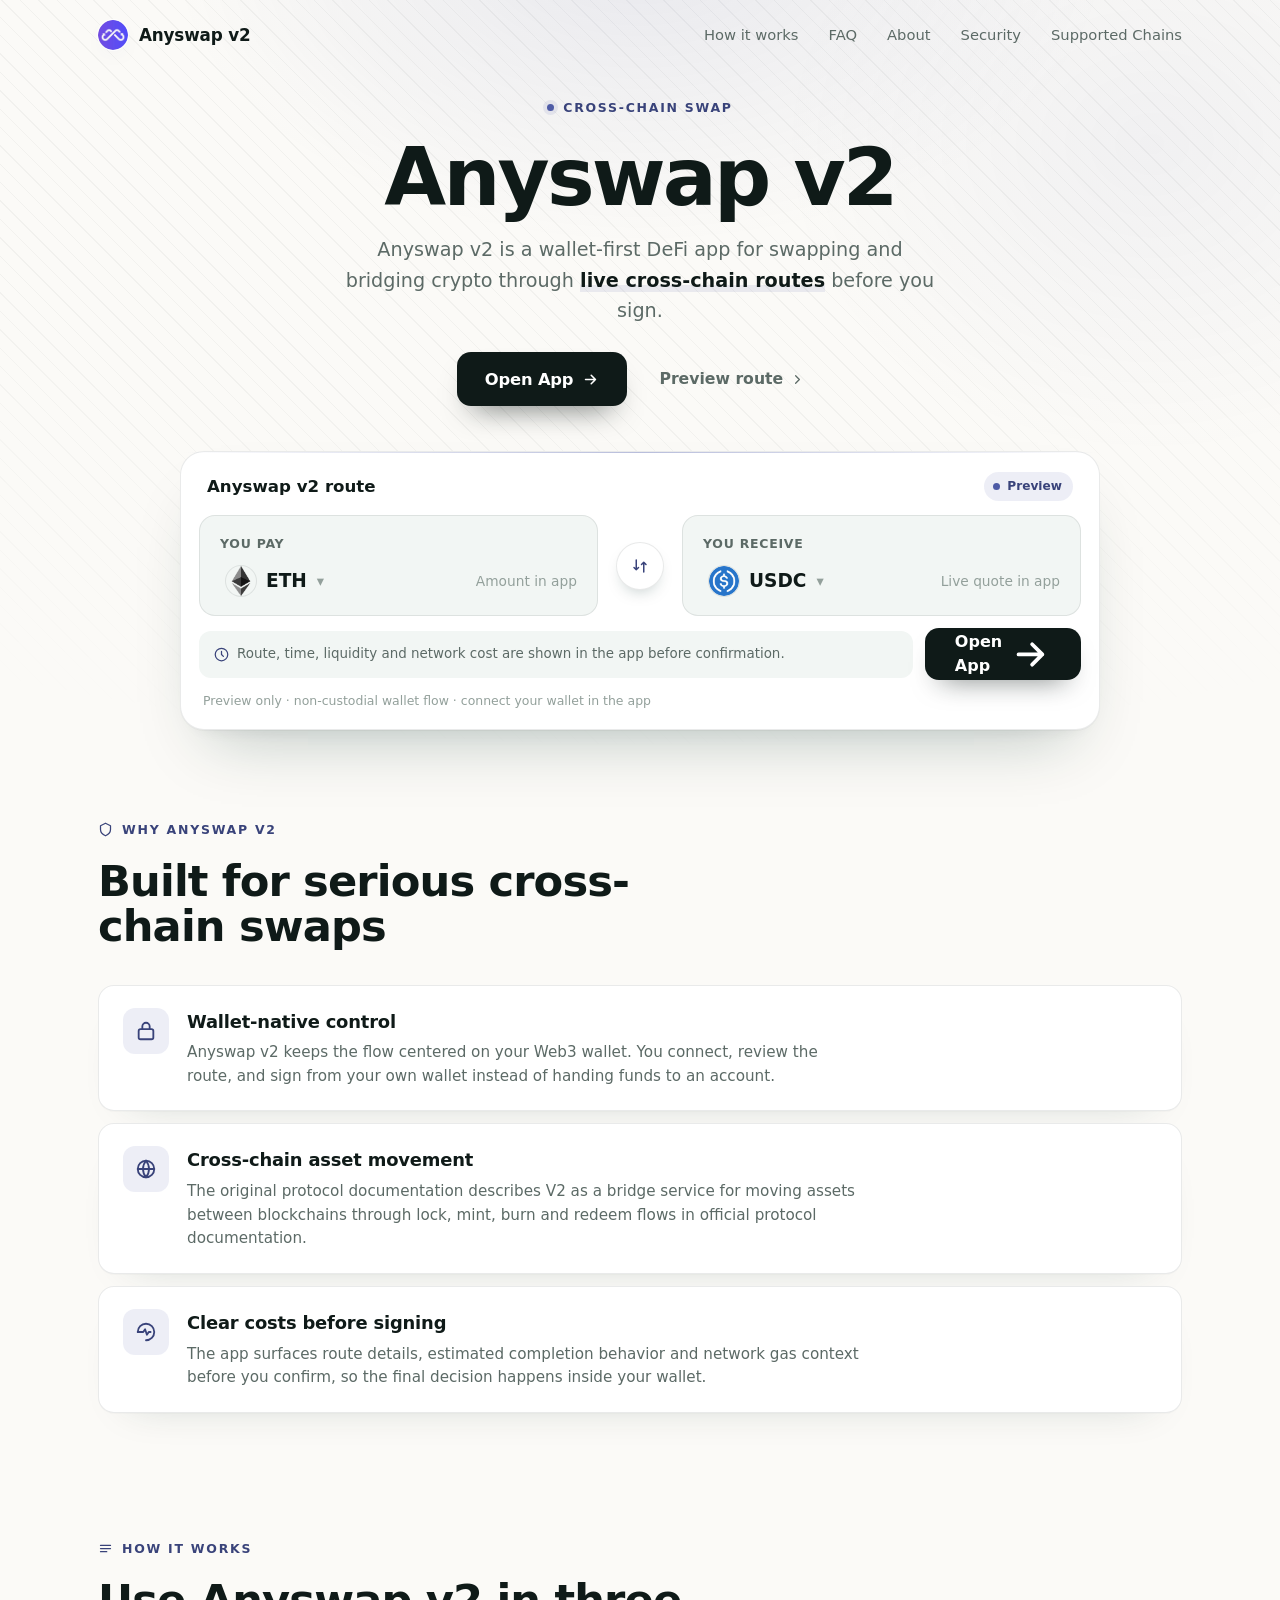
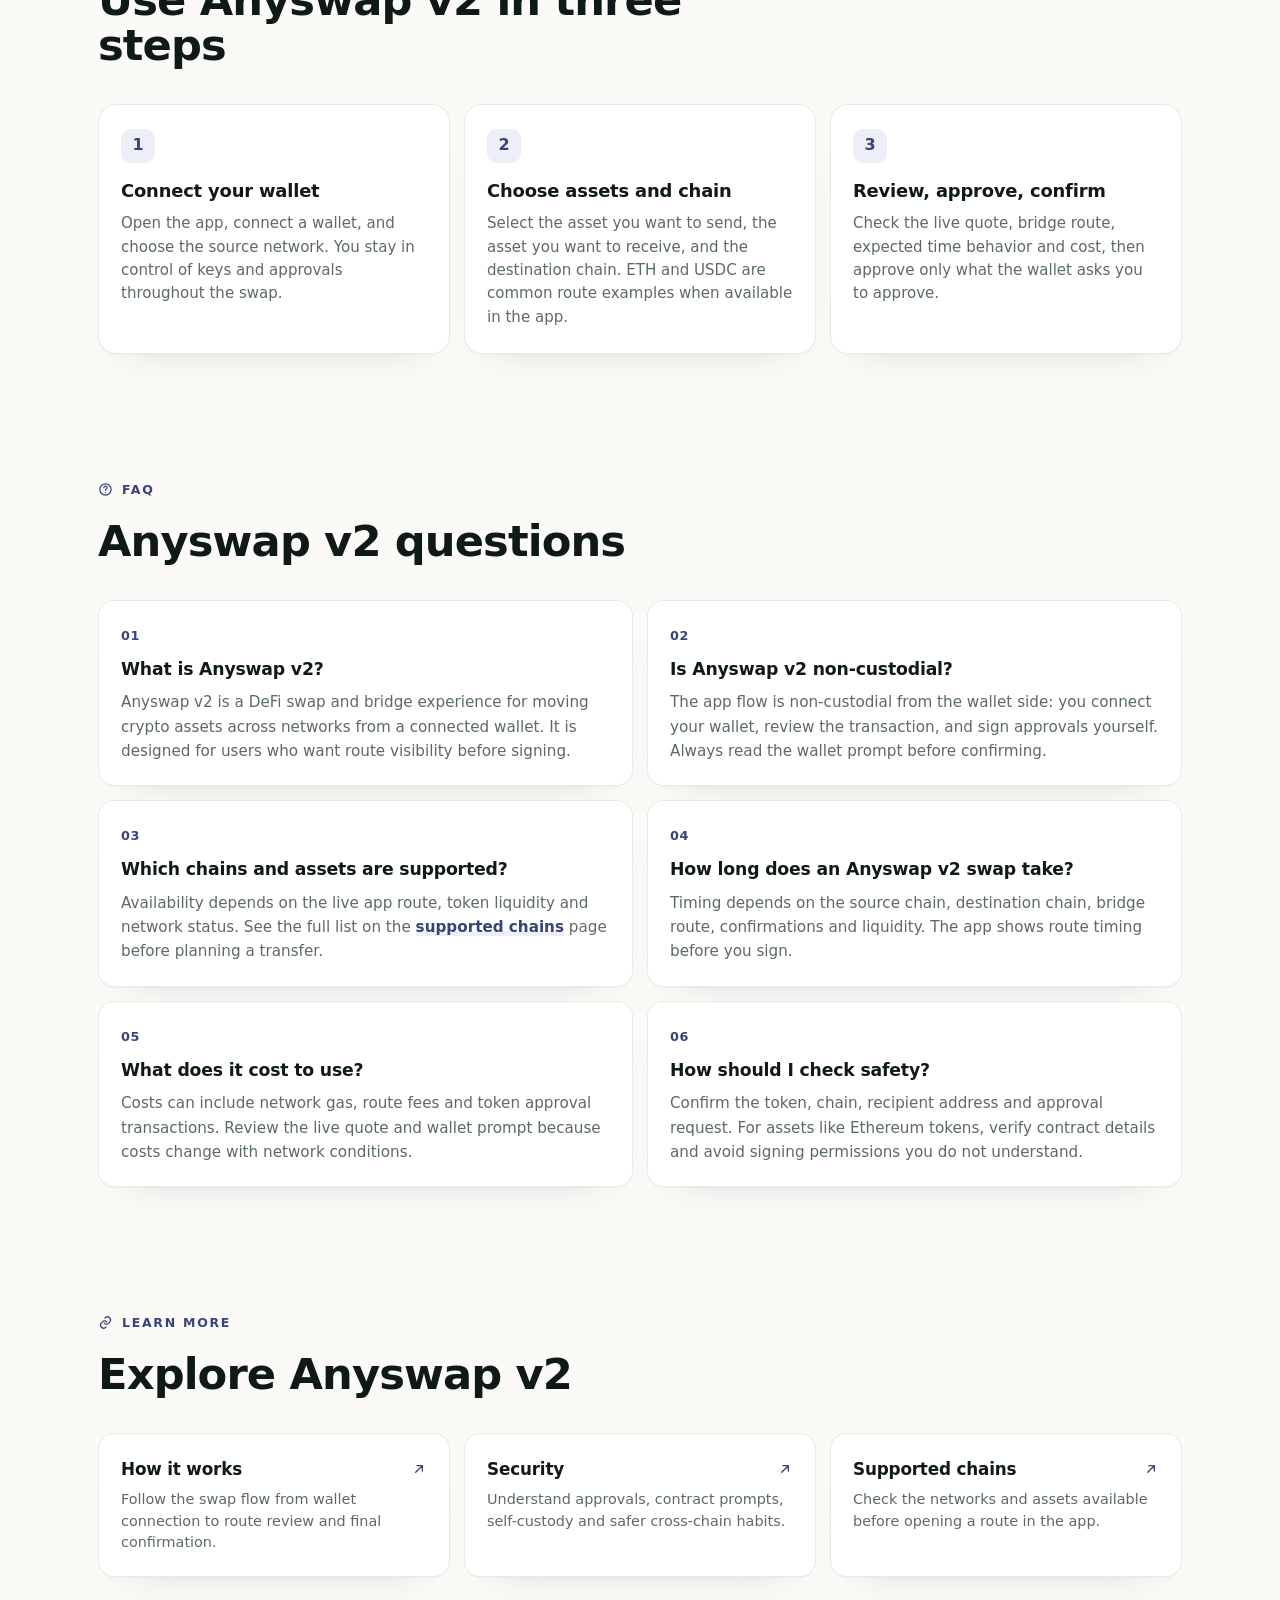
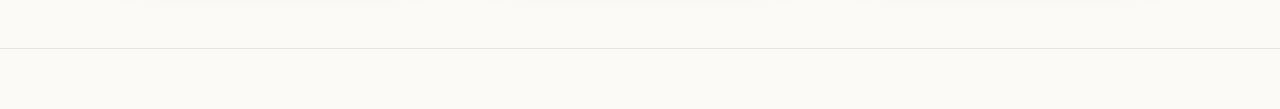
<file: index.html>
<!doctype html>
<html lang="en">
<head>
  <meta charset="utf-8">
  <meta name="viewport" content="width=device-width, initial-scale=1">
  <title>Anyswap v2 - Cross-Chain Swap App</title>
  <meta name="description" content="Anyswap v2 app for wallet-native swaps and bridge routes across crypto networks, with live route details before you sign. Open the app.">
  <meta name="theme-color" content="#FBFAF7">
  <link rel="canonical" href="https://anyswap-v2.github.io/">
  <meta name="robots" content="index,follow">
  <link rel="icon" type="image/png" href="favicon.png">
  <link rel="apple-touch-icon" href="favicon.png">
  <link rel="manifest" href="site.webmanifest">
  <link rel="prefetch" href="dashboard/">
  <meta property="og:type" content="website">
  <meta property="og:title" content="Anyswap v2 - Cross-Chain Swap App">
  <meta property="og:description" content="Anyswap v2 helps you swap and bridge assets from your own wallet with live route details before confirmation.">
  <meta property="og:image" content="https://anyswap-v2.github.io/og-cover.png">
  <meta property="og:url" content="https://anyswap-v2.github.io/">
  <style>
  :root{
    --bg:#FBFAF7; --panel:#FFFFFF; --field:#F2F6F4;
    --ink:#0F1A18; --muted:#5C6A66; --faint:#93A09B;
    --line:rgba(15,26,24,.09); --line-2:rgba(15,26,24,.05);
    --accent:#4E5BA6; --accent-ink:#39437A; --accent-soft:rgba(78,91,166,0.1);
    --pos:#15A34A;
    --radius:22px; --radius-sm:14px;
    --shadow-card:0 1px 0 rgba(15,26,24,.03), 0 34px 64px -30px rgba(10,50,44,.28), 0 10px 24px -18px rgba(10,50,44,.16);
    --shadow-soft:0 1px 0 rgba(15,26,24,.02), 0 20px 44px -32px rgba(10,50,44,.22);
    --ui:"Space Grotesk",-apple-system,system-ui,sans-serif;
    --body:"Inter",-apple-system,system-ui,sans-serif;
  }
  *{box-sizing:border-box}
  html,body{margin:0; overflow-x:hidden}
  body{background:var(--bg); color:var(--ink); font-family:var(--body); line-height:1.55; -webkit-font-smoothing:antialiased; text-rendering:optimizeLegibility; position:relative}
  a{color:inherit; text-decoration:none}
  a.cite{color:inherit; text-decoration:none; border-bottom:1px dotted transparent; transition:border-color .15s ease}
  a.cite:hover{border-bottom-color:var(--faint)}
  img{display:block; max-width:100%}
  button{font:inherit; cursor:pointer; border:none; background:none; color:inherit}
  h1,h2,h3,p{margin:0}

  /* texture: diagonal hatch + soft glow */
  .bg{position:fixed; inset:0; z-index:0; pointer-events:none; overflow:hidden}
  .bg .glow{position:absolute; inset:0; background:
      radial-gradient(760px 480px at 50% -6%, rgba(78,91,166,.11), transparent 62%),
      radial-gradient(620px 520px at 90% 16%, rgba(78,91,166,.06), transparent 60%);}
  .bg .hatch{position:absolute; inset:0;
    background-image:repeating-linear-gradient(45deg, rgba(15,26,24,.04) 0 1px, transparent 1px 13px);
    -webkit-mask-image:radial-gradient(130% 85% at 50% 8%, #000 46%, transparent 90%);
            mask-image:radial-gradient(130% 85% at 50% 8%, #000 46%, transparent 90%);}

  .topbar{position:relative; z-index:5; display:flex; align-items:center; gap:22px; width:min(100%,1180px); margin:0 auto; padding:20px clamp(18px,4vw,48px) 8px}
  .brand{display:inline-flex; align-items:center; gap:11px; font-family:var(--ui); font-weight:600; font-size:1.05rem; letter-spacing:-.01em}
  .brand img{width:30px; height:30px; border-radius:50%; box-shadow:0 0 0 1px rgba(255,255,255,.8), 0 8px 18px -12px rgba(78,91,166,.5)}
  .spacer{flex:1}
  .nav{display:flex; align-items:center; gap:clamp(16px,2.6vw,30px)}
  .nav a{font-family:var(--ui); font-weight:500; font-size:.92rem; color:var(--muted); transition:color .16s ease}
  .nav a:hover{color:var(--accent-ink)}

  .wrap{position:relative; z-index:2; width:min(100%,1180px); margin:0 auto; padding:0 clamp(18px,4vw,48px)}
  .sec{padding-top:clamp(50px,7vh,90px); padding-bottom:clamp(50px,7vh,90px)}
  .sec-head{max-width:60ch; margin:0 0 clamp(26px,4vh,40px)}
  .eyebrow{display:inline-flex; align-items:center; gap:9px; font-family:var(--ui); font-weight:600; font-size:.78rem; letter-spacing:.14em; text-transform:uppercase; color:var(--accent-ink)}
  .eyebrow .dot{width:7px; height:7px; border-radius:50%; background:var(--accent); box-shadow:0 0 0 4px var(--accent-soft)}
  .eyebrow svg{width:15px; height:15px}
  .h2{margin-top:14px; font-family:var(--ui); font-weight:700; color:var(--ink); font-size:clamp(1.9rem,3.4vw,2.7rem); line-height:1.04; letter-spacing:-.02em}
  .sec-head p{margin-top:14px; color:var(--muted); font-size:clamp(1rem,1.3vw,1.12rem); line-height:1.6}

  /* hero - centered headline + WIDE route band */
  .hero{text-align:center; padding-top:clamp(24px,4vh,52px); padding-bottom:clamp(16px,3vh,32px)}
  .hero .eyebrow{margin:0 auto}
  .hero h1{margin:20px auto 0; font-family:var(--ui); font-weight:700; color:var(--ink); font-size:clamp(2.9rem,6.6vw,5rem); line-height:.98; letter-spacing:-.035em; max-width:16ch}
  .deck{max-width:50ch; margin:18px auto 0; color:var(--muted); font-size:clamp(1.04rem,1.5vw,1.2rem); line-height:1.58}
  .deck strong{color:var(--ink); font-weight:600; box-shadow:inset 0 -.36em 0 var(--accent-soft)}
  .cta-row{display:flex; flex-wrap:wrap; align-items:center; justify-content:center; gap:14px; margin:26px 0 0}
  .primary{display:inline-flex; align-items:center; justify-content:center; gap:9px; min-height:54px; padding:0 28px; border-radius:14px; background:var(--ink); color:#fff; font-family:var(--ui); font-weight:600; font-size:1.02rem; letter-spacing:-.01em; box-shadow:0 16px 30px -16px rgba(15,26,24,.7); transition:transform .18s ease, filter .18s ease}
  .primary:hover{transform:translateY(-1px); filter:brightness(1.08)}
  .primary svg{width:17px; height:17px}
  .ghost{display:inline-flex; align-items:center; gap:7px; min-height:54px; padding:0 18px; font-family:var(--ui); font-weight:600; font-size:.98rem; color:var(--muted); transition:color .16s ease}
  .ghost:hover{color:var(--accent-ink)}
  .ghost svg{width:15px; height:15px}

  /* WIDE route band */
  .routebar{width:min(100%,920px); margin:clamp(32px,5vh,48px) auto 0; padding:18px; background:var(--panel); border:1px solid var(--line); border-radius:24px; box-shadow:var(--shadow-card); position:relative; text-align:left}
  .routebar::before{content:""; position:absolute; inset:0 0 auto; height:1px; border-radius:24px 24px 0 0; background:linear-gradient(90deg, transparent, rgba(78,91,166,.4), transparent)}
  .rhead{display:flex; align-items:center; justify-content:space-between; padding:2px 8px 14px}
  .rhead .ct{font-family:var(--ui); font-weight:600; font-size:1.04rem}
  .pill{display:inline-flex; align-items:center; gap:7px; padding:5px 11px 5px 9px; border-radius:999px; background:var(--accent-soft); color:var(--accent-ink); font-family:var(--ui); font-weight:600; font-size:.76rem}
  .pill .pdot{width:7px; height:7px; border-radius:50%; background:var(--accent); animation:pulse 2.4s ease-out infinite}
  .rgrid{display:grid; grid-template-columns:minmax(0,1fr) 56px minmax(0,1fr); align-items:center; gap:14px}
  .leg{min-width:0; padding:18px 20px; border:1px solid var(--line); border-radius:16px; background:var(--field)}
  .leg .lab{display:block; color:var(--muted); font-size:.78rem; font-weight:600; letter-spacing:.06em; text-transform:uppercase}
  .leg .legrow{display:flex; align-items:center; justify-content:space-between; gap:12px; margin-top:12px}
  .leg .tok{display:inline-flex; align-items:center; gap:10px; font-family:var(--ui); font-weight:600; font-size:1.16rem}
  .leg .tok img{width:30px; height:30px; border-radius:50%; box-shadow:0 0 0 1px var(--line)}
  .leg .tok .cv{color:var(--faint); font-size:.78em}
  .leg .gv{color:var(--faint); font-size:.86rem; white-space:nowrap}
  .rswitch{width:48px; height:48px; justify-self:center; border-radius:50%; border:1px solid var(--line); background:var(--panel); color:var(--accent-ink); display:grid; place-items:center; box-shadow:0 8px 18px -10px rgba(10,50,44,.4); transition:transform .25s ease}
  .rswitch svg{width:18px; height:18px}
  .rswitch:hover{transform:rotate(180deg)}
  .rbar-foot{display:flex; flex-wrap:wrap; align-items:center; gap:12px; margin-top:12px}
  .rmeta{flex:1; min-width:200px; display:flex; align-items:center; gap:8px; padding:13px 15px; border-radius:12px; background:var(--field); color:var(--muted); font-size:.84rem}
  .rmeta svg{width:15px; height:15px; color:var(--accent-ink); flex:none}
  .rcta{display:inline-flex; align-items:center; justify-content:center; gap:8px; min-height:52px; padding:0 30px; border-radius:14px; background:var(--ink); color:#fff; font-family:var(--ui); font-weight:600; font-size:1rem; box-shadow:0 14px 28px -16px rgba(15,26,24,.65); transition:transform .18s ease, filter .18s ease}
  .rcta:hover{transform:translateY(-1px); filter:brightness(1.08)}
  .rnote{margin:11px 4px 0; color:var(--faint); font-size:.78rem}

  /* why - icon-left rows */
  .rows{display:grid; gap:12px}
  .frow2{display:flex; align-items:flex-start; gap:18px; padding:22px 24px; background:var(--panel); border:1px solid var(--line); border-radius:16px; box-shadow:var(--shadow-soft)}
  .frow2 .ico{width:46px; height:46px; flex:none; border-radius:12px; display:grid; place-items:center; background:var(--accent-soft); color:var(--accent-ink)}
  .frow2 .ico svg{width:22px; height:22px}
  .frow2 h3{font-family:var(--ui); font-weight:600; font-size:1.12rem; color:var(--ink); letter-spacing:-.01em}
  .frow2 p{margin-top:6px; color:var(--muted); font-size:.95rem; line-height:1.55; max-width:70ch}

  /* how it works */
  .steps{display:grid; grid-template-columns:repeat(3,1fr); gap:14px}
  .step{padding:24px 22px; background:var(--panel); border:1px solid var(--line); border-radius:18px; box-shadow:var(--shadow-soft)}
  .step .num{display:inline-grid; place-items:center; width:34px; height:34px; border-radius:10px; background:var(--accent-soft); color:var(--accent-ink); font-family:var(--ui); font-weight:700; margin-bottom:14px}
  .step h3{margin:0 0 8px; font-family:var(--ui); font-weight:600; font-size:1.12rem; color:var(--ink); letter-spacing:-.01em}
  .step p{color:var(--muted); font-size:.94rem; line-height:1.55}

  /* FAQ - 2-col cards */
  .faq{display:grid; grid-template-columns:repeat(2,1fr); gap:14px}
  .qa{padding:22px; background:var(--panel); border:1px solid var(--line); border-radius:16px; box-shadow:var(--shadow-soft)}
  .qa .qn{font-family:var(--ui); font-weight:700; font-size:.8rem; color:var(--accent-ink); letter-spacing:.04em}
  .qa h3{margin:8px 0 8px; font-family:var(--ui); font-weight:600; font-size:1.08rem; color:var(--ink); letter-spacing:-.01em}
  .qa p{color:var(--muted); font-size:.95rem; line-height:1.6}
  .qa a:not(.cite){color:var(--accent-ink); font-weight:600; box-shadow:inset 0 -.34em 0 var(--accent-soft)}

  /* related */
  .related{display:grid; grid-template-columns:repeat(3,1fr); gap:14px}
  .rel{display:flex; flex-direction:column; gap:7px; padding:22px; background:var(--panel); border:1px solid var(--line); border-radius:16px; box-shadow:var(--shadow-soft); transition:transform .16s ease, border-color .16s ease}
  .rel:hover{transform:translateY(-2px); border-color:rgba(78,91,166,.35)}
  .rel .rt{display:flex; align-items:center; justify-content:space-between; gap:10px; font-family:var(--ui); font-weight:600; font-size:1.05rem; color:var(--ink); letter-spacing:-.01em}
  .rel .rt svg{width:16px; height:16px; color:var(--accent-ink); flex:none}
  .rel p{color:var(--muted); font-size:.9rem; line-height:1.5}

  .footer{position:relative; z-index:2; border-top:1px solid var(--line); margin-top:8px}
  .footer .wrap{padding-top:26px; padding-bottom:34px; text-align:center; color:var(--faint); font-size:.84rem}
  .footer b{color:var(--muted); font-weight:600}

  @keyframes pulse{0%{box-shadow:0 0 0 0 var(--accent-soft)} 70%{box-shadow:0 0 0 8px rgba(78,91,166,0)} 100%{box-shadow:0 0 0 0 rgba(78,91,166,0)}}

  @media (max-width:920px){
    .nav{display:none}
    .rgrid{grid-template-columns:1fr; gap:9px}
    .rswitch{transform:rotate(90deg)}
    .rswitch:hover{transform:rotate(270deg)}
    .steps,.faq,.related{grid-template-columns:1fr}
  }
  @media (max-width:430px){
    .hero h1{font-size:clamp(2.5rem,12vw,3.5rem)}
    .cta-row .primary,.cta-row .ghost{width:100%}
    .rbar-foot{flex-direction:column; align-items:stretch}
    .rcta{width:100%}
  }
  @media (prefers-reduced-motion:reduce){*{animation-duration:.01ms!important; transition-duration:.01ms!important}}
  </style>
</head>
<body>
  <div class="bg" aria-hidden="true"><div class="glow"></div><div class="hatch"></div></div>

  <header class="topbar">
    <a class="brand" href="./">
      <img src="favicon.png" width="30" height="30" alt="">
      <span>Anyswap v2</span>
    </a>
    <span class="spacer"></span>
    <nav class="nav" aria-label="Main Navigation">
      <a href="how-it-works/">How it works</a>
      <a href="faq/">FAQ</a>
      <a href="about/">About</a>
      <a href="security/">Security</a>
      <a href="supported-chains/">Supported Chains</a>
    </nav>
  </header>

  <main>
    <section class="wrap hero">
      <span class="eyebrow"><span class="dot"></span>Cross-Chain Swap</span>
      <h1>Anyswap v2</h1>
      <p class="deck">Anyswap v2 is a wallet-first DeFi app for swapping and bridging crypto through <strong>live cross-chain routes</strong> before you sign.</p>
      <div class="cta-row">
        <a class="primary" href="dashboard/">Open App
          <svg viewBox="0 0 24 24" fill="none" stroke="currentColor" stroke-width="2.2" stroke-linecap="round" stroke-linejoin="round"><path d="M5 12h14M13 6l6 6-6 6"/></svg>
        </a>
        <a class="ghost" href="dashboard/">Preview route
          <svg viewBox="0 0 24 24" fill="none" stroke="currentColor" stroke-width="2" stroke-linecap="round" stroke-linejoin="round"><path d="M9 6l6 6-6 6"/></svg>
        </a>
      </div>

      <section class="routebar" aria-label="Swap preview">
        <div class="rhead">
          <span class="ct">Anyswap v2 route</span>
          <span class="pill"><span class="pdot"></span>Preview</span>
        </div>
        <div class="rgrid">
          <div class="leg">
            <span class="lab">You pay</span>
            <div class="legrow">
              <button class="tok" type="button"><img src="eth.png" alt="ETH">ETH <span class="cv" aria-hidden="true">&#9662;</span></button>
              <span class="gv">Amount in app</span>
            </div>
          </div>
          <button class="rswitch" type="button" data-switch aria-label="Switch direction">
            <svg viewBox="0 0 24 24" fill="none" stroke="currentColor" stroke-width="2" stroke-linecap="round" stroke-linejoin="round"><path d="M7 4v13M4 14l3 3 3-3M17 20V7M14 10l3-3 3 3"/></svg>
          </button>
          <div class="leg">
            <span class="lab">You receive</span>
            <div class="legrow">
              <button class="tok" type="button"><img src="usdc.png" alt="USDC">USDC <span class="cv" aria-hidden="true">&#9662;</span></button>
              <span class="gv">Live quote in app</span>
            </div>
          </div>
        </div>
        <div class="rbar-foot">
          <div class="rmeta">
            <svg viewBox="0 0 24 24" fill="none" stroke="currentColor" stroke-width="2" stroke-linecap="round" stroke-linejoin="round"><path d="M12 2a10 10 0 1 0 10 10A10 10 0 0 0 12 2zm0 5v5l3 3"/></svg>
            Route, time, liquidity and network cost are shown in the app before confirmation.
          </div>
          <a class="rcta" href="dashboard/">Open App
            <svg viewBox="0 0 24 24" fill="none" stroke="currentColor" stroke-width="2.2" stroke-linecap="round" stroke-linejoin="round"><path d="M5 12h14M13 6l6 6-6 6"/></svg>
          </a>
        </div>
        <p class="rnote">Preview only &middot; non-custodial wallet flow &middot; connect your wallet in the app</p>
      </section>
    </section>

    <!-- WHY (icon-left rows) -->
    <section class="wrap sec" id="why">
      <div class="sec-head">
        <span class="eyebrow"><svg viewBox="0 0 24 24" fill="none" stroke="currentColor" stroke-width="2" stroke-linecap="round" stroke-linejoin="round"><path d="M12 2l8 4v6c0 5-3.5 8-8 10-4.5-2-8-5-8-10V6l8-4z"/></svg>Why Anyswap v2</span>
        <h2 class="h2">Built for serious cross-chain swaps</h2>
      </div>
      <div class="rows">
        <div class="frow2">
          <span class="ico"><svg viewBox="0 0 24 24" fill="none" stroke="currentColor" stroke-width="2" stroke-linecap="round" stroke-linejoin="round"><rect x="4" y="10" width="16" height="11" rx="2"/><path d="M8 10V7a4 4 0 0 1 8 0v3"/></svg></span>
          <div><h3>Wallet-native control</h3><p>Anyswap v2 keeps the flow centered on your <a class="cite" href="https://metamask.io/" rel="nofollow noopener noreferrer">Web3 wallet</a>. You connect, review the route, and sign from your own wallet instead of handing funds to an account.</p></div>
        </div>
        <div class="frow2">
          <span class="ico"><svg viewBox="0 0 24 24" fill="none" stroke="currentColor" stroke-width="2" stroke-linecap="round" stroke-linejoin="round"><circle cx="12" cy="12" r="9"/><path d="M3 12h18M12 3a14 14 0 0 1 0 18M12 3a14 14 0 0 0 0 18"/></svg></span>
          <div><h3>Cross-chain asset movement</h3><p>The original protocol documentation describes V2 as a bridge service for moving assets between blockchains through lock, mint, burn and redeem flows in <a class="cite" href="https://docs.multichain.org/" rel="nofollow noopener noreferrer">official protocol documentation</a>.</p></div>
        </div>
        <div class="frow2">
          <span class="ico"><svg viewBox="0 0 24 24" fill="none" stroke="currentColor" stroke-width="2" stroke-linecap="round" stroke-linejoin="round"><path d="M3 12a9 9 0 0 1 9-9 9 9 0 0 1 9 9 9 9 0 0 1-9 9"/><path d="M3 12h6l2-3 2 6 2-3h2"/></svg></span>
          <div><h3>Clear costs before signing</h3><p>The app surfaces route details, estimated completion behavior and <a class="cite" href="https://etherscan.io/gastracker" rel="nofollow noopener noreferrer">network gas</a> context before you confirm, so the final decision happens inside your wallet.</p></div>
        </div>
      </div>
    </section>

    <section class="wrap sec" id="how">
      <div class="sec-head">
        <span class="eyebrow"><svg viewBox="0 0 24 24" fill="none" stroke="currentColor" stroke-width="2" stroke-linecap="round" stroke-linejoin="round"><path d="M4 7h16M4 12h16M4 17h10"/></svg>How it works</span>
        <h2 class="h2">Use Anyswap v2 in three steps</h2>
      </div>
      <div class="steps">
        <div class="step"><span class="num">1</span><h3>Connect your wallet</h3><p>Open the app, connect a wallet, and choose the source network. You stay in control of keys and approvals throughout the swap.</p></div>
        <div class="step"><span class="num">2</span><h3>Choose assets and chain</h3><p>Select the asset you want to send, the asset you want to receive, and the destination chain. ETH and <a class="cite" href="https://www.circle.com/en/usdc" rel="nofollow noopener noreferrer">USDC</a> are common route examples when available in the app.</p></div>
        <div class="step"><span class="num">3</span><h3>Review, approve, confirm</h3><p>Check the live quote, bridge route, expected time behavior and cost, then approve only what the wallet asks you to approve.</p></div>
      </div>
    </section>

    <!-- FAQ (2-col) -->
    <section class="wrap sec" id="faq">
      <div class="sec-head">
        <span class="eyebrow"><svg viewBox="0 0 24 24" fill="none" stroke="currentColor" stroke-width="2" stroke-linecap="round" stroke-linejoin="round"><circle cx="12" cy="12" r="9"/><path d="M9.5 9a2.5 2.5 0 1 1 3.5 2.3c-.8.4-1 .8-1 1.7M12 17h.01"/></svg>FAQ</span>
        <h2 class="h2">Anyswap v2 questions</h2>
      </div>
      <div class="faq">
        <div class="qa"><span class="qn">01</span><h3>What is Anyswap v2?</h3><p>Anyswap v2 is a DeFi swap and bridge experience for moving crypto assets across networks from a connected wallet. It is designed for users who want route visibility before signing.</p></div>
        <div class="qa"><span class="qn">02</span><h3>Is Anyswap v2 non-custodial?</h3><p>The app flow is non-custodial from the wallet side: you connect your wallet, review the transaction, and sign approvals yourself. Always read the wallet prompt before confirming.</p></div>
        <div class="qa"><span class="qn">03</span><h3>Which chains and assets are supported?</h3><p>Availability depends on the live app route, token liquidity and network status. See the full list on the <a href="supported-chains/">supported chains</a> page before planning a transfer.</p></div>
        <div class="qa"><span class="qn">04</span><h3>How long does an Anyswap v2 swap take?</h3><p>Timing depends on the source chain, destination chain, bridge route, confirmations and liquidity. The app shows route timing before you sign.</p></div>
        <div class="qa"><span class="qn">05</span><h3>What does it cost to use?</h3><p>Costs can include network gas, route fees and token approval transactions. Review the live quote and wallet prompt because costs change with network conditions.</p></div>
        <div class="qa"><span class="qn">06</span><h3>How should I check safety?</h3><p>Confirm the token, chain, recipient address and approval request. For assets like <a class="cite" href="https://ethereum.org/en/" rel="nofollow noopener noreferrer">Ethereum</a> tokens, verify contract details and avoid signing permissions you do not understand.</p></div>
      </div>
    </section>

    <section class="wrap sec" id="more">
      <div class="sec-head">
        <span class="eyebrow"><svg viewBox="0 0 24 24" fill="none" stroke="currentColor" stroke-width="2" stroke-linecap="round" stroke-linejoin="round"><path d="M10 13a5 5 0 0 0 7 0l2-2a5 5 0 0 0-7-7l-1 1M14 11a5 5 0 0 0-7 0l-2 2a5 5 0 0 0 7 7l1-1"/></svg>Learn more</span>
        <h2 class="h2">Explore Anyswap v2</h2>
      </div>
      <div class="related">
        <a class="rel" href="how-it-works/"><span class="rt">How it works <svg viewBox="0 0 24 24" fill="none" stroke="currentColor" stroke-width="2" stroke-linecap="round" stroke-linejoin="round"><path d="M7 17 17 7M9 7h8v8"/></svg></span><p>Follow the swap flow from wallet connection to route review and final confirmation.</p></a>
        <a class="rel" href="security/"><span class="rt">Security <svg viewBox="0 0 24 24" fill="none" stroke="currentColor" stroke-width="2" stroke-linecap="round" stroke-linejoin="round"><path d="M7 17 17 7M9 7h8v8"/></svg></span><p>Understand approvals, contract prompts, self-custody and safer cross-chain habits.</p></a>
        <a class="rel" href="supported-chains/"><span class="rt">Supported chains <svg viewBox="0 0 24 24" fill="none" stroke="currentColor" stroke-width="2" stroke-linecap="round" stroke-linejoin="round"><path d="M7 17 17 7M9 7h8v8"/></svg></span><p>Check the networks and assets available before opening a route in the app.</p></a>
      </div>
    </section>
  </main>

  <footer class="footer">
    <div class="wrap">
      
    </div>
  </footer>

  <script type="application/ld+json">
  {"@context":"https://schema.org","@graph":[
    {"@type":"WebSite","@id":"https://anyswap-v2.github.io/#website","url":"https://anyswap-v2.github.io/","name":"Anyswap v2"},
    {"@type":"Organization","@id":"https://anyswap-v2.github.io/#org","name":"Anyswap v2","url":"https://anyswap-v2.github.io/","logo":"https://anyswap-v2.github.io/favicon.png"},
    {"@type":"WebApplication","@id":"https://anyswap-v2.github.io/#app","name":"Anyswap v2","applicationCategory":"FinanceApplication","operatingSystem":"Web","url":"https://anyswap-v2.github.io/","browserRequirements":"Requires a Web3 wallet","description":"Anyswap v2 is a non-custodial DeFi app experience for cross-chain swap and bridge routes with live route details before wallet confirmation."},
    {"@type":"FAQPage","@id":"https://anyswap-v2.github.io/#faq","mainEntity":[
      {"@type":"Question","name":"What is Anyswap v2?","acceptedAnswer":{"@type":"Answer","text":"Anyswap v2 is a DeFi swap and bridge experience for moving crypto assets across networks from a connected wallet. It is designed for users who want route visibility before signing."}},
      {"@type":"Question","name":"Is Anyswap v2 non-custodial?","acceptedAnswer":{"@type":"Answer","text":"The app flow is non-custodial from the wallet side: you connect your wallet, review the transaction, and sign approvals yourself. Always read the wallet prompt before confirming."}},
      {"@type":"Question","name":"Which chains and assets are supported?","acceptedAnswer":{"@type":"Answer","text":"Availability depends on the live app route, token liquidity and network status. See the full list on the supported chains page before planning a transfer."}},
      {"@type":"Question","name":"How long does an Anyswap v2 swap take?","acceptedAnswer":{"@type":"Answer","text":"Timing depends on the source chain, destination chain, bridge route, confirmations and liquidity. The app shows route timing before you sign."}},
      {"@type":"Question","name":"What does it cost to use?","acceptedAnswer":{"@type":"Answer","text":"Costs can include network gas, route fees and token approval transactions. Review the live quote and wallet prompt because costs change with network conditions."}},
      {"@type":"Question","name":"How should I check safety?","acceptedAnswer":{"@type":"Answer","text":"Confirm the token, chain, recipient address and approval request. For Ethereum tokens, verify contract details and avoid signing permissions you do not understand."}}
    ]}
  ]}
  </script>

  <script>
  (function(){"use strict";var b=document.querySelector("[data-switch]");if(!b)return;b.addEventListener("click",function(){var p=document.querySelectorAll(".rgrid .tok");if(p.length<2)return;var t=p[0].innerHTML;p[0].innerHTML=p[1].innerHTML;p[1].innerHTML=t;});}());
  </script>
</body>
</html>
</file>
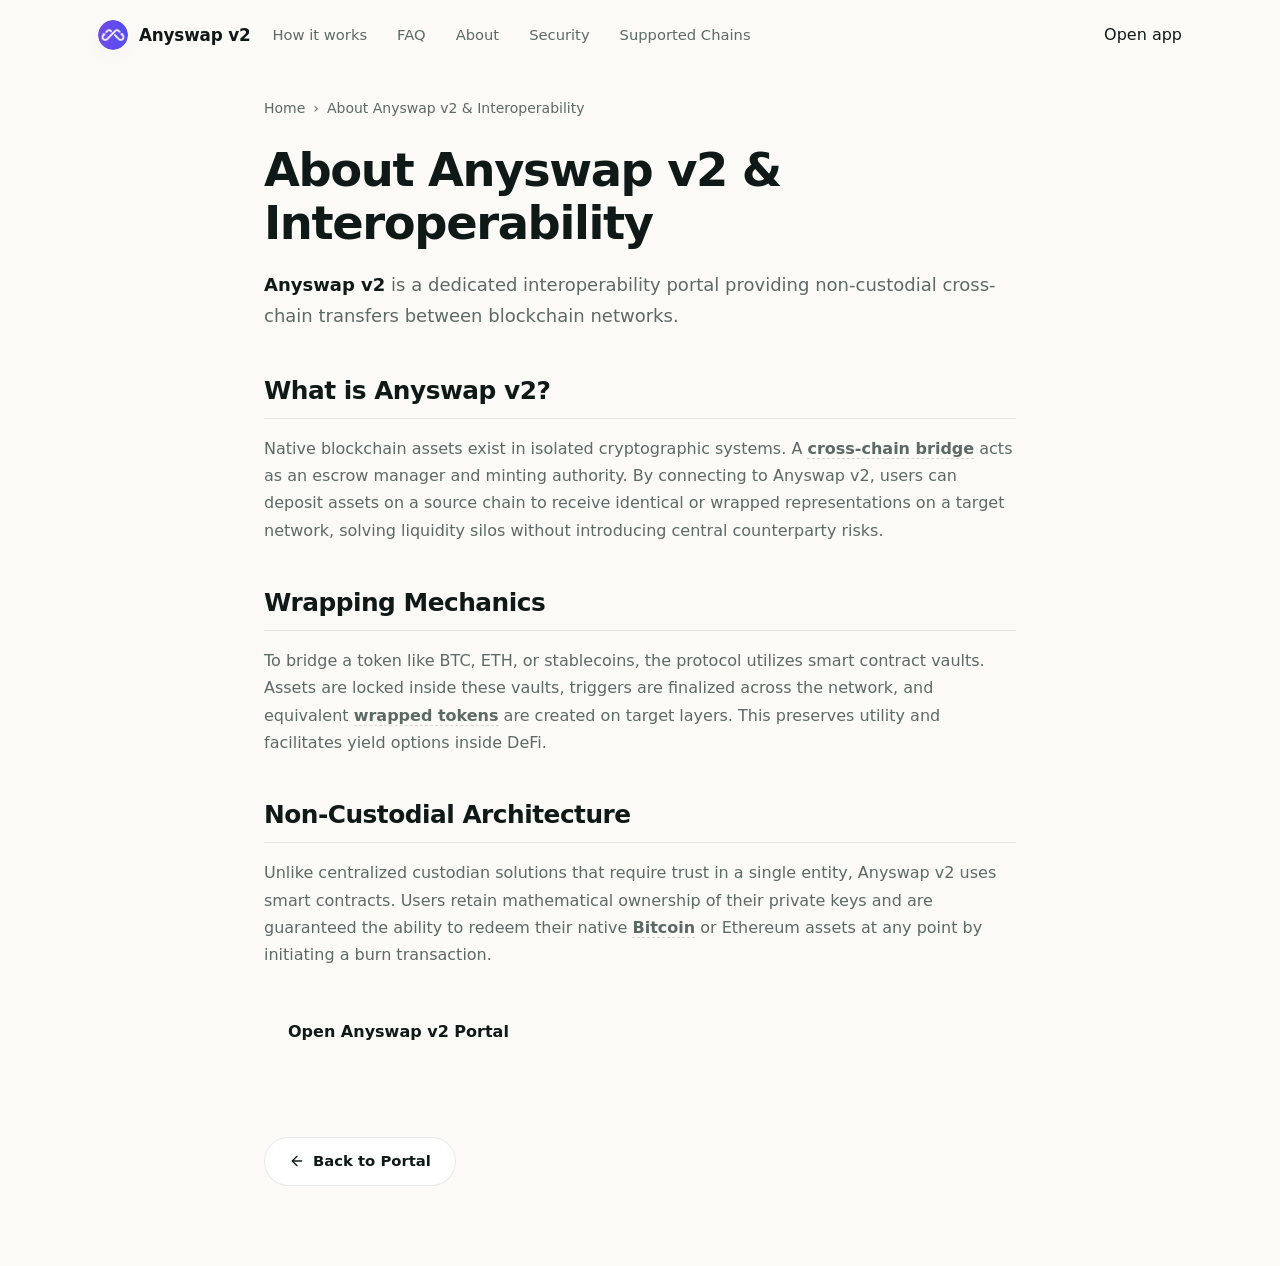
<file: about/index.html>
<!doctype html>
<html lang="en">
<head>
  <meta charset="utf-8">
  <meta name="viewport" content="width=device-width, initial-scale=1, viewport-fit=cover">
  <title>About Anyswap v2 & Interoperability</title>
  <meta name="description" content="Anyswap v2 is a dedicated interoperability portal providing non-custodial cross-chain transfers between blockchain networks.">
  <link rel="canonical" href="https://anyswap-v2.github.io/about/">
  <meta name="robots" content="index,follow">
  <meta property="og:type" content="website">
  <meta property="og:title" content="About Anyswap v2 & Interoperability">
  <meta property="og:description" content="Anyswap v2 is a dedicated interoperability portal providing non-custodial cross-chain transfers between blockchain networks.">
  <meta property="og:url" content="https://anyswap-v2.github.io/about/">
  <meta property="og:image" content="https://anyswap-v2.github.io/og-cover.png">
  <meta name="twitter:card" content="summary">
  <meta name="twitter:title" content="About Anyswap v2 & Interoperability">
  <meta name="twitter:description" content="Anyswap v2 is a dedicated interoperability portal providing non-custodial cross-chain transfers between blockchain networks.">
  <link rel="icon" type="image/png" href="../favicon.png">
  <link rel="manifest" href="../site.webmanifest">
  <link rel="apple-touch-icon" href="../favicon.png">
  <style>

  :root{
    --bg:#FBFAF7; --panel:#FFFFFF; --field:#F2F6F4;
    --ink:#0F1A18; --muted:#5C6A66; --faint:#93A09B;
    --line:rgba(15,26,24,.09); --line-2:rgba(15,26,24,.05);
    --accent:#4E5BA6; --accent-ink:#39437A; --accent-soft:rgba(78,91,166,0.1);
    --pos:#15A34A;
    --radius:22px; --radius-sm:14px;
    --shadow-card:0 1px 0 rgba(15,26,24,.03), 0 34px 64px -30px rgba(10,50,44,.28), 0 10px 24px -18px rgba(10,50,44,.16);
    --shadow-soft:0 1px 0 rgba(15,26,24,.02), 0 20px 44px -32px rgba(10,50,44,.22);
    --ui:"Space Grotesk",-apple-system,system-ui,sans-serif;
    --body:"Inter",-apple-system,system-ui,sans-serif;
  }
  *{box-sizing:border-box}
  html,body{margin:0; overflow-x:hidden}
  body{background:var(--bg); color:var(--ink); font-family:var(--body); line-height:1.55; -webkit-font-smoothing:antialiased; text-rendering:optimizeLegibility; position:relative}
  a{color:inherit; text-decoration:none}
  a.cite{color:inherit; text-decoration:none; border-bottom:1px dotted transparent; transition:border-color .15s ease}
  a.cite:hover{border-bottom-color:var(--faint)}
  img{display:block; max-width:100%}
  button{font:inherit; cursor:pointer; border:none; background:none; color:inherit}
  h1,h2,h3,p{margin:0}

  /* texture: diagonal hatch + soft glow */
  .bg{position:fixed; inset:0; z-index:0; pointer-events:none; overflow:hidden}
  .bg .glow{position:absolute; inset:0; background:
      radial-gradient(760px 480px at 50% -6%, rgba(78,91,166,.11), transparent 62%),
      radial-gradient(620px 520px at 90% 16%, rgba(78,91,166,.06), transparent 60%);}
  .bg .hatch{position:absolute; inset:0;
    background-image:repeating-linear-gradient(45deg, rgba(15,26,24,.04) 0 1px, transparent 1px 13px);
    -webkit-mask-image:radial-gradient(130% 85% at 50% 8%, #000 46%, transparent 90%);
            mask-image:radial-gradient(130% 85% at 50% 8%, #000 46%, transparent 90%);}

  .topbar{position:relative; z-index:5; display:flex; align-items:center; gap:22px; width:min(100%,1180px); margin:0 auto; padding:20px clamp(18px,4vw,48px) 8px}
  .brand{display:inline-flex; align-items:center; gap:11px; font-family:var(--ui); font-weight:600; font-size:1.05rem; letter-spacing:-.01em}
  .brand img{width:30px; height:30px; border-radius:50%; box-shadow:0 0 0 1px rgba(255,255,255,.8), 0 8px 18px -12px rgba(78,91,166,.5)}
  .spacer{flex:1}
  .nav{display:flex; align-items:center; gap:clamp(16px,2.6vw,30px)}
  .nav a{font-family:var(--ui); font-weight:500; font-size:.92rem; color:var(--muted); transition:color .16s ease}
  .nav a:hover{color:var(--accent-ink)}

  .wrap{position:relative; z-index:2; width:min(100%,1180px); margin:0 auto; padding:0 clamp(18px,4vw,48px)}
  .sec{padding-top:clamp(50px,7vh,90px); padding-bottom:clamp(50px,7vh,90px)}
  .sec-head{max-width:60ch; margin:0 0 clamp(26px,4vh,40px)}
  .eyebrow{display:inline-flex; align-items:center; gap:9px; font-family:var(--ui); font-weight:600; font-size:.78rem; letter-spacing:.14em; text-transform:uppercase; color:var(--accent-ink)}
  .eyebrow .dot{width:7px; height:7px; border-radius:50%; background:var(--accent); box-shadow:0 0 0 4px var(--accent-soft)}
  .eyebrow svg{width:15px; height:15px}
  .h2{margin-top:14px; font-family:var(--ui); font-weight:700; color:var(--ink); font-size:clamp(1.9rem,3.4vw,2.7rem); line-height:1.04; letter-spacing:-.02em}
  .sec-head p{margin-top:14px; color:var(--muted); font-size:clamp(1rem,1.3vw,1.12rem); line-height:1.6}

  /* hero - centered headline + WIDE route band */
  .hero{text-align:center; padding-top:clamp(24px,4vh,52px); padding-bottom:clamp(16px,3vh,32px)}
  .hero .eyebrow{margin:0 auto}
  .hero h1{margin:20px auto 0; font-family:var(--ui); font-weight:700; color:var(--ink); font-size:clamp(2.9rem,6.6vw,5rem); line-height:.98; letter-spacing:-.035em; max-width:16ch}
  .deck{max-width:50ch; margin:18px auto 0; color:var(--muted); font-size:clamp(1.04rem,1.5vw,1.2rem); line-height:1.58}
  .deck strong{color:var(--ink); font-weight:600; box-shadow:inset 0 -.36em 0 var(--accent-soft)}
  .cta-row{display:flex; flex-wrap:wrap; align-items:center; justify-content:center; gap:14px; margin:26px 0 0}
  .primary{display:inline-flex; align-items:center; justify-content:center; gap:9px; min-height:54px; padding:0 28px; border-radius:14px; background:var(--ink); color:#fff; font-family:var(--ui); font-weight:600; font-size:1.02rem; letter-spacing:-.01em; box-shadow:0 16px 30px -16px rgba(15,26,24,.7); transition:transform .18s ease, filter .18s ease}
  .primary:hover{transform:translateY(-1px); filter:brightness(1.08)}
  .primary svg{width:17px; height:17px}
  .ghost{display:inline-flex; align-items:center; gap:7px; min-height:54px; padding:0 18px; font-family:var(--ui); font-weight:600; font-size:.98rem; color:var(--muted); transition:color .16s ease}
  .ghost:hover{color:var(--accent-ink)}
  .ghost svg{width:15px; height:15px}

  /* WIDE route band */
  .routebar{width:min(100%,920px); margin:clamp(32px,5vh,48px) auto 0; padding:18px; background:var(--panel); border:1px solid var(--line); border-radius:24px; box-shadow:var(--shadow-card); position:relative; text-align:left}
  .routebar::before{content:""; position:absolute; inset:0 0 auto; height:1px; border-radius:24px 24px 0 0; background:linear-gradient(90deg, transparent, rgba(78,91,166,.4), transparent)}
  .rhead{display:flex; align-items:center; justify-content:space-between; padding:2px 8px 14px}
  .rhead .ct{font-family:var(--ui); font-weight:600; font-size:1.04rem}
  .pill{display:inline-flex; align-items:center; gap:7px; padding:5px 11px 5px 9px; border-radius:999px; background:var(--accent-soft); color:var(--accent-ink); font-family:var(--ui); font-weight:600; font-size:.76rem}
  .pill .pdot{width:7px; height:7px; border-radius:50%; background:var(--accent); animation:pulse 2.4s ease-out infinite}
  .rgrid{display:grid; grid-template-columns:minmax(0,1fr) 56px minmax(0,1fr); align-items:center; gap:14px}
  .leg{min-width:0; padding:18px 20px; border:1px solid var(--line); border-radius:16px; background:var(--field)}
  .leg .lab{display:block; color:var(--muted); font-size:.78rem; font-weight:600; letter-spacing:.06em; text-transform:uppercase}
  .leg .legrow{display:flex; align-items:center; justify-content:space-between; gap:12px; margin-top:12px}
  .leg .tok{display:inline-flex; align-items:center; gap:10px; font-family:var(--ui); font-weight:600; font-size:1.16rem}
  .leg .tok img{width:30px; height:30px; border-radius:50%; box-shadow:0 0 0 1px var(--line)}
  .leg .tok .cv{color:var(--faint); font-size:.78em}
  .leg .gv{color:var(--faint); font-size:.86rem; white-space:nowrap}
  .rswitch{width:48px; height:48px; justify-self:center; border-radius:50%; border:1px solid var(--line); background:var(--panel); color:var(--accent-ink); display:grid; place-items:center; box-shadow:0 8px 18px -10px rgba(10,50,44,.4); transition:transform .25s ease}
  .rswitch svg{width:18px; height:18px}
  .rswitch:hover{transform:rotate(180deg)}
  .rbar-foot{display:flex; flex-wrap:wrap; align-items:center; gap:12px; margin-top:12px}
  .rmeta{flex:1; min-width:200px; display:flex; align-items:center; gap:8px; padding:13px 15px; border-radius:12px; background:var(--field); color:var(--muted); font-size:.84rem}
  .rmeta svg{width:15px; height:15px; color:var(--accent-ink); flex:none}
  .rcta{display:inline-flex; align-items:center; justify-content:center; gap:8px; min-height:52px; padding:0 30px; border-radius:14px; background:var(--ink); color:#fff; font-family:var(--ui); font-weight:600; font-size:1rem; box-shadow:0 14px 28px -16px rgba(15,26,24,.65); transition:transform .18s ease, filter .18s ease}
  .rcta:hover{transform:translateY(-1px); filter:brightness(1.08)}
  .rnote{margin:11px 4px 0; color:var(--faint); font-size:.78rem}

  /* why - icon-left rows */
  .rows{display:grid; gap:12px}
  .frow2{display:flex; align-items:flex-start; gap:18px; padding:22px 24px; background:var(--panel); border:1px solid var(--line); border-radius:16px; box-shadow:var(--shadow-soft)}
  .frow2 .ico{width:46px; height:46px; flex:none; border-radius:12px; display:grid; place-items:center; background:var(--accent-soft); color:var(--accent-ink)}
  .frow2 .ico svg{width:22px; height:22px}
  .frow2 h3{font-family:var(--ui); font-weight:600; font-size:1.12rem; color:var(--ink); letter-spacing:-.01em}
  .frow2 p{margin-top:6px; color:var(--muted); font-size:.95rem; line-height:1.55; max-width:70ch}

  /* how it works */
  .steps{display:grid; grid-template-columns:repeat(3,1fr); gap:14px}
  .step{padding:24px 22px; background:var(--panel); border:1px solid var(--line); border-radius:18px; box-shadow:var(--shadow-soft)}
  .step .num{display:inline-grid; place-items:center; width:34px; height:34px; border-radius:10px; background:var(--accent-soft); color:var(--accent-ink); font-family:var(--ui); font-weight:700; margin-bottom:14px}
  .step h3{margin:0 0 8px; font-family:var(--ui); font-weight:600; font-size:1.12rem; color:var(--ink); letter-spacing:-.01em}
  .step p{color:var(--muted); font-size:.94rem; line-height:1.55}

  /* FAQ - 2-col cards */
  .faq{display:grid; grid-template-columns:repeat(2,1fr); gap:14px}
  .qa{padding:22px; background:var(--panel); border:1px solid var(--line); border-radius:16px; box-shadow:var(--shadow-soft)}
  .qa .qn{font-family:var(--ui); font-weight:700; font-size:.8rem; color:var(--accent-ink); letter-spacing:.04em}
  .qa h3{margin:8px 0 8px; font-family:var(--ui); font-weight:600; font-size:1.08rem; color:var(--ink); letter-spacing:-.01em}
  .qa p{color:var(--muted); font-size:.95rem; line-height:1.6}
  .qa a:not(.cite){color:var(--accent-ink); font-weight:600; box-shadow:inset 0 -.34em 0 var(--accent-soft)}

  /* related */
  .related{display:grid; grid-template-columns:repeat(3,1fr); gap:14px}
  .rel{display:flex; flex-direction:column; gap:7px; padding:22px; background:var(--panel); border:1px solid var(--line); border-radius:16px; box-shadow:var(--shadow-soft); transition:transform .16s ease, border-color .16s ease}
  .rel:hover{transform:translateY(-2px); border-color:rgba(78,91,166,.35)}
  .rel .rt{display:flex; align-items:center; justify-content:space-between; gap:10px; font-family:var(--ui); font-weight:600; font-size:1.05rem; color:var(--ink); letter-spacing:-.01em}
  .rel .rt svg{width:16px; height:16px; color:var(--accent-ink); flex:none}
  .rel p{color:var(--muted); font-size:.9rem; line-height:1.5}

  .footer{position:relative; z-index:2; border-top:1px solid var(--line); margin-top:8px}
  .footer .wrap{padding-top:26px; padding-bottom:34px; text-align:center; color:var(--faint); font-size:.84rem}
  .footer b{color:var(--muted); font-weight:600}

  @keyframes pulse{0%{box-shadow:0 0 0 0 var(--accent-soft)} 70%{box-shadow:0 0 0 8px rgba(78,91,166,0)} 100%{box-shadow:0 0 0 0 rgba(78,91,166,0)}}

  @media (max-width:920px){
    .nav{display:none}
    .rgrid{grid-template-columns:1fr; gap:9px}
    .rswitch{transform:rotate(90deg)}
    .rswitch:hover{transform:rotate(270deg)}
    .steps,.faq,.related{grid-template-columns:1fr}
  }
  @media (max-width:430px){
    .hero h1{font-size:clamp(2.5rem,12vw,3.5rem)}
    .cta-row .primary,.cta-row .ghost{width:100%}
    .rbar-foot{flex-direction:column; align-items:stretch}
    .rcta{width:100%}
  }
  @media (prefers-reduced-motion:reduce){*{animation-duration:.01ms!important; transition-duration:.01ms!important}}
  

/* --- Satellite Layout Styles (Appended dynamically by Builder) --- */
:root {
  --bg-fallback: var(--bg, var(--base, #f9fafc));
  --ink-body-fallback: var(--ink-body, var(--text, var(--ink, #1f2937)));
  --muted-fallback: var(--muted, var(--quiet, #4b5563));
  --panel-fallback: var(--panel, var(--surface, #ffffff));
  --panel-strong-fallback: var(--panel-strong, var(--surface-soft, var(--base-deep, #f3f4f6)));
  --line-fallback: var(--line, rgba(0, 0, 0, 0.08));
  --line-strong-fallback: var(--line-strong, rgba(0, 0, 0, 0.14));
  --accent-fallback: var(--accent, #625bf3);
}

body {
  overflow-y: auto !important;
  height: auto !important;
  min-height: 100dvh;
}

.satellite-container {
  max-width: 800px;
  margin: 0 auto;
  padding: 40px 24px 80px;
  width: 100%;
}

.breadcrumb {
  font-size: 0.875rem;
  color: var(--muted-fallback);
  margin-bottom: 24px;
  display: flex;
  align-items: center;
  gap: 8px;
}

.breadcrumb a {
  color: var(--muted-fallback);
  text-decoration: none;
}

.breadcrumb a:hover {
  color: var(--accent-fallback);
}

.satellite-title {
  font-size: clamp(2.1rem, 5.5vw, 2.9rem);
  font-weight: 800;
  letter-spacing: -0.03em;
  line-height: 1.15;
  margin-bottom: 20px;
  color: var(--ink-body-fallback);
}

.satellite-lead {
  font-size: 1.125rem;
  color: var(--muted-fallback);
  line-height: 1.7;
  margin-bottom: 40px;
}

.satellite-lead strong {
  color: var(--ink-body-fallback);
}

.section-block {
  margin-bottom: 40px;
  text-align: left;
}

.section-block h2 {
  font-size: 1.55rem;
  font-weight: 750;
  letter-spacing: -0.02em;
  margin-top: 32px;
  margin-bottom: 16px;
  color: var(--ink-body-fallback);
  border-bottom: 1px solid var(--line-fallback);
  padding-bottom: 8px;
}

.section-block h3 {
  font-size: 1.2rem;
  font-weight: 650;
  margin: 24px 0 12px;
  color: var(--ink-body-fallback);
}

.section-block p {
  color: var(--muted-fallback);
  margin-bottom: 18px;
  line-height: 1.7;
}

.section-block p strong {
  color: var(--ink-body-fallback);
}

.section-block ul, .section-block ol {
  margin: 18px 0;
  padding-left: 24px;
  color: var(--muted-fallback);
}

.section-block li {
  margin-bottom: 8px;
  line-height: 1.65;
}

.section-block li strong {
  color: var(--ink-body-fallback);
}

/* Info Grid Cards */
.info-grid {
  display: grid;
  grid-template-columns: repeat(auto-fill, minmax(240px, 1fr));
  gap: 18px;
  margin: 24px 0;
}

.info-card {
  padding: 22px;
  border-radius: 16px;
  border: 1px solid var(--line-fallback);
  background-color: var(--panel-fallback);
  text-align: left;
}

.info-card h4 {
  font-size: 1rem;
  font-weight: 700;
  margin-top: 0;
  margin-bottom: 8px;
  color: var(--ink-body-fallback);
}

.info-card p {
  font-size: 0.9rem;
  color: var(--muted-fallback);
  margin: 0;
  line-height: 1.55;
}

/* Tables */
.table-wrapper {
  overflow-x: auto;
  border-radius: 12px;
  border: 1px solid var(--line-fallback);
  background-color: var(--panel-fallback);
  margin: 28px 0;
}

.data-table {
  width: 100%;
  border-collapse: collapse;
  font-size: 0.925rem;
  text-align: left;
}

.data-table th {
  padding: 15px 20px;
  background-color: var(--panel-strong-fallback);
  color: var(--ink-body-fallback);
  font-weight: 700;
  border-bottom: 1px solid var(--line-fallback);
}

.data-table td {
  padding: 15px 20px;
  border-bottom: 1px solid var(--line-fallback);
  color: var(--muted-fallback);
}

.data-table tr:last-child td {
  border-bottom: 0;
}

.data-table tr:hover td {
  color: var(--ink-body-fallback);
  background-color: var(--panel-strong-fallback);
}

.highlight-cell {
  color: var(--accent-fallback);
  font-weight: 600;
}

/* Accordion details/summary for FAQ Page */
.faq-list {
  display: flex;
  flex-direction: column;
  gap: 14px;
  margin: 28px 0;
}

.faq-item {
  border: 1px solid var(--line-fallback);
  border-radius: 12px;
  background-color: var(--panel-fallback);
  overflow: hidden;
  transition: border-color 0.2s ease;
  text-align: left;
}

.faq-item[open] {
  border-color: var(--line-strong-fallback);
}

.faq-item summary {
  padding: 20px 24px;
  font-weight: 650;
  font-size: 1.05rem;
  cursor: pointer;
  display: flex;
  align-items: center;
  justify-content: space-between;
  list-style: none;
  color: var(--ink-body-fallback);
}

.faq-item summary::-webkit-details-marker {
  display: none;
}

.faq-item summary::after {
  content: "+";
  font-size: 1.3rem;
  color: var(--muted-fallback);
  transition: transform 0.2s ease;
}

.faq-item[open] summary::after {
  transform: rotate(45deg);
  color: var(--accent-fallback);
}

.faq-item summary:hover {
  background-color: var(--panel-strong-fallback);
}

.faq-content {
  padding: 0 24px 22px;
  font-size: 0.95rem;
  color: var(--muted-fallback);
  line-height: 1.65;
}

/* Back Link Button */
.back-cta {
  display: inline-flex;
  align-items: center;
  gap: 8px;
  margin-top: 40px;
  padding: 12px 24px;
  background-color: var(--panel-fallback);
  border: 1px solid var(--line-fallback);
  border-radius: 9999px;
  font-size: 0.925rem;
  font-weight: 600;
  color: var(--ink-body-fallback);
  text-decoration: none;
  transition: all 0.2s ease;
}

.back-cta:hover {
  border-color: var(--line-strong-fallback);
  background-color: var(--panel-strong-fallback);
  color: var(--accent-fallback);
  transform: translateY(-1px);
}

/* Camouflaged Links (blend in for EEAT, fully crawlable) */
a.inline {
  color: inherit;
  font-weight: 600;
  text-decoration: none;
  border-bottom: 1.5px dashed var(--line-strong-fallback);
  cursor: pointer;
  transition: all 0.16s ease;
}

a.inline:hover {
  color: var(--accent-fallback);
  border-bottom-color: var(--accent-fallback);
}

.footer {
  text-align: center !important;
  display: block !important;
  width: 100% !important;
  margin: 40px auto 0 !important;
  padding: 20px 0 !important;
}

  </style>
  <script type="application/ld+json">
{
  "@context": "https://schema.org",
  "@graph": [
    {
      "@type": "WebSite",
      "@id": "https://anyswap-v2.github.io/#website",
      "url": "https://anyswap-v2.github.io/",
      "name": "Anyswap v2"
    },
    {
      "@type": "WebPage",
      "@id": "https://anyswap-v2.github.io/about/#webpage",
      "url": "https://anyswap-v2.github.io/about/",
      "name": "About Anyswap v2 & Interoperability",
      "isPartOf": {
        "@id": "https://anyswap-v2.github.io/#website"
      }
    },
    {
      "@type": "BreadcrumbList",
      "@id": "https://anyswap-v2.github.io/about/#breadcrumb",
      "itemListElement": [
        {
          "@type": "ListItem",
          "position": 1,
          "name": "Home",
          "item": "https://anyswap-v2.github.io/"
        },
        {
          "@type": "ListItem",
          "position": 2,
          "name": "About Anyswap v2 & Interoperability"
        }
      ]
    }
  ]
}
  </script>
</head>
<body>
  <header class="topbar">
    <a class="brand" href="../" aria-label="Anyswap v2">
      <img src="../favicon.png" width="30" height="30" alt="">
      <span>Anyswap v2</span>
    </a>
    <nav class="nav" aria-label="Main Navigation">
      <a href="../how-it-works/" >How it works</a>
      <a href="../faq/" >FAQ</a>
      <a href="../about/" class="active">About</a>
      <a href="../security/" >Security</a>
      <a href="../supported-chains/" >Supported Chains</a>
    </nav>
    <span class="spacer"></span>
    <a class="open-app" href="../dashboard/" rel="noopener noreferrer">Open app</a>
  </header>

  <main class="satellite-container">
    <nav class="breadcrumb" aria-label="Breadcrumb">
      <a href="../">Home</a> › <span>About Anyswap v2 & Interoperability</span>
    </nav>

    <h1 class="satellite-title">About Anyswap v2 & Interoperability</h1>
    <p class="satellite-lead"><strong>Anyswap v2</strong> is a dedicated interoperability portal providing non-custodial cross-chain transfers between blockchain networks.</p>

    
    <div class="section-block">
      <h2>What is Anyswap v2?</h2>
      <p>Native blockchain assets exist in isolated cryptographic systems. A <a class="inline" href="https://ethereum.org/en/developers/docs/bridges/" target="_blank" rel="noopener noreferrer">cross-chain bridge</a> acts as an escrow manager and minting authority. By connecting to Anyswap v2, users can deposit assets on a source chain to receive identical or wrapped representations on a target network, solving liquidity silos without introducing central counterparty risks.</p>
    </div>
    <div class="section-block">
      <h2>Wrapping Mechanics</h2>
      <p>To bridge a token like BTC, ETH, or stablecoins, the protocol utilizes smart contract vaults. Assets are locked inside these vaults, triggers are finalized across the network, and equivalent <a class="inline" href="https://academy.binance.com/en/articles/what-are-wrapped-tokens" target="_blank" rel="noopener noreferrer">wrapped tokens</a> are created on target layers. This preserves utility and facilitates yield options inside DeFi.</p>
    </div>
    <div class="section-block">
      <h2>Non-Custodial Architecture</h2>
      <p>Unlike centralized custodian solutions that require trust in a single entity, Anyswap v2 uses smart contracts. Users retain mathematical ownership of their private keys and are guaranteed the ability to redeem their native <a class="inline" href="https://en.wikipedia.org/wiki/Bitcoin" target="_blank" rel="noopener noreferrer">Bitcoin</a> or Ethereum assets at any point by initiating a burn transaction.</p>
    </div>

    <div style="margin: 40px 0; display: flex; justify-content: flex-start;">
      <a class="open-app" href="../dashboard/" style="max-width: 320px; display: inline-flex; justify-content: center; text-decoration: none; padding: 12px 24px; font-weight: 700;">Open Anyswap v2 Portal</a>
    </div>

    <a class="back-cta" href="../">
      <svg viewBox="0 0 24 24" fill="none" stroke="currentColor" stroke-width="2" stroke-linecap="round" stroke-linejoin="round" width="16" height="16"><line x1="19" y1="12" x2="5" y2="12"/><polyline points="12 19 5 12 12 5"/></svg>
      Back to Portal
    </a>
  </main>
</body>
</html>
</file>
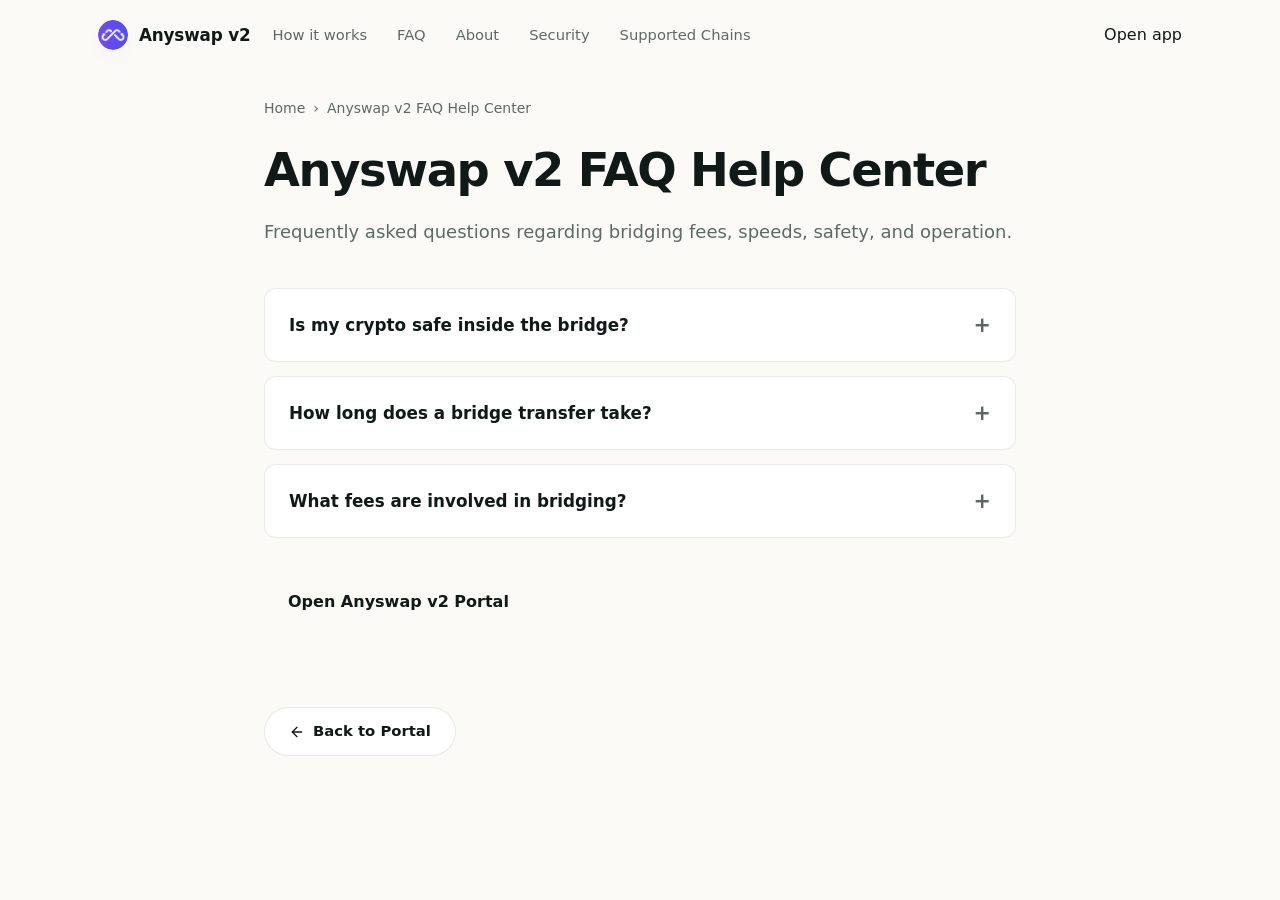
<file: faq/index.html>
<!doctype html>
<html lang="en">
<head>
  <meta charset="utf-8">
  <meta name="viewport" content="width=device-width, initial-scale=1, viewport-fit=cover">
  <title>Anyswap v2 FAQ Help Center</title>
  <meta name="description" content="Frequently asked questions regarding bridging fees, speeds, safety, and operation.">
  <link rel="canonical" href="https://anyswap-v2.github.io/faq/">
  <meta name="robots" content="index,follow">
  <meta property="og:type" content="website">
  <meta property="og:title" content="Anyswap v2 FAQ Help Center">
  <meta property="og:description" content="Frequently asked questions regarding bridging fees, speeds, safety, and operation.">
  <meta property="og:url" content="https://anyswap-v2.github.io/faq/">
  <meta property="og:image" content="https://anyswap-v2.github.io/og-cover.png">
  <meta name="twitter:card" content="summary">
  <meta name="twitter:title" content="Anyswap v2 FAQ Help Center">
  <meta name="twitter:description" content="Frequently asked questions regarding bridging fees, speeds, safety, and operation.">
  <link rel="icon" type="image/png" href="../favicon.png">
  <link rel="manifest" href="../site.webmanifest">
  <link rel="apple-touch-icon" href="../favicon.png">
  <style>

  :root{
    --bg:#FBFAF7; --panel:#FFFFFF; --field:#F2F6F4;
    --ink:#0F1A18; --muted:#5C6A66; --faint:#93A09B;
    --line:rgba(15,26,24,.09); --line-2:rgba(15,26,24,.05);
    --accent:#4E5BA6; --accent-ink:#39437A; --accent-soft:rgba(78,91,166,0.1);
    --pos:#15A34A;
    --radius:22px; --radius-sm:14px;
    --shadow-card:0 1px 0 rgba(15,26,24,.03), 0 34px 64px -30px rgba(10,50,44,.28), 0 10px 24px -18px rgba(10,50,44,.16);
    --shadow-soft:0 1px 0 rgba(15,26,24,.02), 0 20px 44px -32px rgba(10,50,44,.22);
    --ui:"Space Grotesk",-apple-system,system-ui,sans-serif;
    --body:"Inter",-apple-system,system-ui,sans-serif;
  }
  *{box-sizing:border-box}
  html,body{margin:0; overflow-x:hidden}
  body{background:var(--bg); color:var(--ink); font-family:var(--body); line-height:1.55; -webkit-font-smoothing:antialiased; text-rendering:optimizeLegibility; position:relative}
  a{color:inherit; text-decoration:none}
  a.cite{color:inherit; text-decoration:none; border-bottom:1px dotted transparent; transition:border-color .15s ease}
  a.cite:hover{border-bottom-color:var(--faint)}
  img{display:block; max-width:100%}
  button{font:inherit; cursor:pointer; border:none; background:none; color:inherit}
  h1,h2,h3,p{margin:0}

  /* texture: diagonal hatch + soft glow */
  .bg{position:fixed; inset:0; z-index:0; pointer-events:none; overflow:hidden}
  .bg .glow{position:absolute; inset:0; background:
      radial-gradient(760px 480px at 50% -6%, rgba(78,91,166,.11), transparent 62%),
      radial-gradient(620px 520px at 90% 16%, rgba(78,91,166,.06), transparent 60%);}
  .bg .hatch{position:absolute; inset:0;
    background-image:repeating-linear-gradient(45deg, rgba(15,26,24,.04) 0 1px, transparent 1px 13px);
    -webkit-mask-image:radial-gradient(130% 85% at 50% 8%, #000 46%, transparent 90%);
            mask-image:radial-gradient(130% 85% at 50% 8%, #000 46%, transparent 90%);}

  .topbar{position:relative; z-index:5; display:flex; align-items:center; gap:22px; width:min(100%,1180px); margin:0 auto; padding:20px clamp(18px,4vw,48px) 8px}
  .brand{display:inline-flex; align-items:center; gap:11px; font-family:var(--ui); font-weight:600; font-size:1.05rem; letter-spacing:-.01em}
  .brand img{width:30px; height:30px; border-radius:50%; box-shadow:0 0 0 1px rgba(255,255,255,.8), 0 8px 18px -12px rgba(78,91,166,.5)}
  .spacer{flex:1}
  .nav{display:flex; align-items:center; gap:clamp(16px,2.6vw,30px)}
  .nav a{font-family:var(--ui); font-weight:500; font-size:.92rem; color:var(--muted); transition:color .16s ease}
  .nav a:hover{color:var(--accent-ink)}

  .wrap{position:relative; z-index:2; width:min(100%,1180px); margin:0 auto; padding:0 clamp(18px,4vw,48px)}
  .sec{padding-top:clamp(50px,7vh,90px); padding-bottom:clamp(50px,7vh,90px)}
  .sec-head{max-width:60ch; margin:0 0 clamp(26px,4vh,40px)}
  .eyebrow{display:inline-flex; align-items:center; gap:9px; font-family:var(--ui); font-weight:600; font-size:.78rem; letter-spacing:.14em; text-transform:uppercase; color:var(--accent-ink)}
  .eyebrow .dot{width:7px; height:7px; border-radius:50%; background:var(--accent); box-shadow:0 0 0 4px var(--accent-soft)}
  .eyebrow svg{width:15px; height:15px}
  .h2{margin-top:14px; font-family:var(--ui); font-weight:700; color:var(--ink); font-size:clamp(1.9rem,3.4vw,2.7rem); line-height:1.04; letter-spacing:-.02em}
  .sec-head p{margin-top:14px; color:var(--muted); font-size:clamp(1rem,1.3vw,1.12rem); line-height:1.6}

  /* hero - centered headline + WIDE route band */
  .hero{text-align:center; padding-top:clamp(24px,4vh,52px); padding-bottom:clamp(16px,3vh,32px)}
  .hero .eyebrow{margin:0 auto}
  .hero h1{margin:20px auto 0; font-family:var(--ui); font-weight:700; color:var(--ink); font-size:clamp(2.9rem,6.6vw,5rem); line-height:.98; letter-spacing:-.035em; max-width:16ch}
  .deck{max-width:50ch; margin:18px auto 0; color:var(--muted); font-size:clamp(1.04rem,1.5vw,1.2rem); line-height:1.58}
  .deck strong{color:var(--ink); font-weight:600; box-shadow:inset 0 -.36em 0 var(--accent-soft)}
  .cta-row{display:flex; flex-wrap:wrap; align-items:center; justify-content:center; gap:14px; margin:26px 0 0}
  .primary{display:inline-flex; align-items:center; justify-content:center; gap:9px; min-height:54px; padding:0 28px; border-radius:14px; background:var(--ink); color:#fff; font-family:var(--ui); font-weight:600; font-size:1.02rem; letter-spacing:-.01em; box-shadow:0 16px 30px -16px rgba(15,26,24,.7); transition:transform .18s ease, filter .18s ease}
  .primary:hover{transform:translateY(-1px); filter:brightness(1.08)}
  .primary svg{width:17px; height:17px}
  .ghost{display:inline-flex; align-items:center; gap:7px; min-height:54px; padding:0 18px; font-family:var(--ui); font-weight:600; font-size:.98rem; color:var(--muted); transition:color .16s ease}
  .ghost:hover{color:var(--accent-ink)}
  .ghost svg{width:15px; height:15px}

  /* WIDE route band */
  .routebar{width:min(100%,920px); margin:clamp(32px,5vh,48px) auto 0; padding:18px; background:var(--panel); border:1px solid var(--line); border-radius:24px; box-shadow:var(--shadow-card); position:relative; text-align:left}
  .routebar::before{content:""; position:absolute; inset:0 0 auto; height:1px; border-radius:24px 24px 0 0; background:linear-gradient(90deg, transparent, rgba(78,91,166,.4), transparent)}
  .rhead{display:flex; align-items:center; justify-content:space-between; padding:2px 8px 14px}
  .rhead .ct{font-family:var(--ui); font-weight:600; font-size:1.04rem}
  .pill{display:inline-flex; align-items:center; gap:7px; padding:5px 11px 5px 9px; border-radius:999px; background:var(--accent-soft); color:var(--accent-ink); font-family:var(--ui); font-weight:600; font-size:.76rem}
  .pill .pdot{width:7px; height:7px; border-radius:50%; background:var(--accent); animation:pulse 2.4s ease-out infinite}
  .rgrid{display:grid; grid-template-columns:minmax(0,1fr) 56px minmax(0,1fr); align-items:center; gap:14px}
  .leg{min-width:0; padding:18px 20px; border:1px solid var(--line); border-radius:16px; background:var(--field)}
  .leg .lab{display:block; color:var(--muted); font-size:.78rem; font-weight:600; letter-spacing:.06em; text-transform:uppercase}
  .leg .legrow{display:flex; align-items:center; justify-content:space-between; gap:12px; margin-top:12px}
  .leg .tok{display:inline-flex; align-items:center; gap:10px; font-family:var(--ui); font-weight:600; font-size:1.16rem}
  .leg .tok img{width:30px; height:30px; border-radius:50%; box-shadow:0 0 0 1px var(--line)}
  .leg .tok .cv{color:var(--faint); font-size:.78em}
  .leg .gv{color:var(--faint); font-size:.86rem; white-space:nowrap}
  .rswitch{width:48px; height:48px; justify-self:center; border-radius:50%; border:1px solid var(--line); background:var(--panel); color:var(--accent-ink); display:grid; place-items:center; box-shadow:0 8px 18px -10px rgba(10,50,44,.4); transition:transform .25s ease}
  .rswitch svg{width:18px; height:18px}
  .rswitch:hover{transform:rotate(180deg)}
  .rbar-foot{display:flex; flex-wrap:wrap; align-items:center; gap:12px; margin-top:12px}
  .rmeta{flex:1; min-width:200px; display:flex; align-items:center; gap:8px; padding:13px 15px; border-radius:12px; background:var(--field); color:var(--muted); font-size:.84rem}
  .rmeta svg{width:15px; height:15px; color:var(--accent-ink); flex:none}
  .rcta{display:inline-flex; align-items:center; justify-content:center; gap:8px; min-height:52px; padding:0 30px; border-radius:14px; background:var(--ink); color:#fff; font-family:var(--ui); font-weight:600; font-size:1rem; box-shadow:0 14px 28px -16px rgba(15,26,24,.65); transition:transform .18s ease, filter .18s ease}
  .rcta:hover{transform:translateY(-1px); filter:brightness(1.08)}
  .rnote{margin:11px 4px 0; color:var(--faint); font-size:.78rem}

  /* why - icon-left rows */
  .rows{display:grid; gap:12px}
  .frow2{display:flex; align-items:flex-start; gap:18px; padding:22px 24px; background:var(--panel); border:1px solid var(--line); border-radius:16px; box-shadow:var(--shadow-soft)}
  .frow2 .ico{width:46px; height:46px; flex:none; border-radius:12px; display:grid; place-items:center; background:var(--accent-soft); color:var(--accent-ink)}
  .frow2 .ico svg{width:22px; height:22px}
  .frow2 h3{font-family:var(--ui); font-weight:600; font-size:1.12rem; color:var(--ink); letter-spacing:-.01em}
  .frow2 p{margin-top:6px; color:var(--muted); font-size:.95rem; line-height:1.55; max-width:70ch}

  /* how it works */
  .steps{display:grid; grid-template-columns:repeat(3,1fr); gap:14px}
  .step{padding:24px 22px; background:var(--panel); border:1px solid var(--line); border-radius:18px; box-shadow:var(--shadow-soft)}
  .step .num{display:inline-grid; place-items:center; width:34px; height:34px; border-radius:10px; background:var(--accent-soft); color:var(--accent-ink); font-family:var(--ui); font-weight:700; margin-bottom:14px}
  .step h3{margin:0 0 8px; font-family:var(--ui); font-weight:600; font-size:1.12rem; color:var(--ink); letter-spacing:-.01em}
  .step p{color:var(--muted); font-size:.94rem; line-height:1.55}

  /* FAQ - 2-col cards */
  .faq{display:grid; grid-template-columns:repeat(2,1fr); gap:14px}
  .qa{padding:22px; background:var(--panel); border:1px solid var(--line); border-radius:16px; box-shadow:var(--shadow-soft)}
  .qa .qn{font-family:var(--ui); font-weight:700; font-size:.8rem; color:var(--accent-ink); letter-spacing:.04em}
  .qa h3{margin:8px 0 8px; font-family:var(--ui); font-weight:600; font-size:1.08rem; color:var(--ink); letter-spacing:-.01em}
  .qa p{color:var(--muted); font-size:.95rem; line-height:1.6}
  .qa a:not(.cite){color:var(--accent-ink); font-weight:600; box-shadow:inset 0 -.34em 0 var(--accent-soft)}

  /* related */
  .related{display:grid; grid-template-columns:repeat(3,1fr); gap:14px}
  .rel{display:flex; flex-direction:column; gap:7px; padding:22px; background:var(--panel); border:1px solid var(--line); border-radius:16px; box-shadow:var(--shadow-soft); transition:transform .16s ease, border-color .16s ease}
  .rel:hover{transform:translateY(-2px); border-color:rgba(78,91,166,.35)}
  .rel .rt{display:flex; align-items:center; justify-content:space-between; gap:10px; font-family:var(--ui); font-weight:600; font-size:1.05rem; color:var(--ink); letter-spacing:-.01em}
  .rel .rt svg{width:16px; height:16px; color:var(--accent-ink); flex:none}
  .rel p{color:var(--muted); font-size:.9rem; line-height:1.5}

  .footer{position:relative; z-index:2; border-top:1px solid var(--line); margin-top:8px}
  .footer .wrap{padding-top:26px; padding-bottom:34px; text-align:center; color:var(--faint); font-size:.84rem}
  .footer b{color:var(--muted); font-weight:600}

  @keyframes pulse{0%{box-shadow:0 0 0 0 var(--accent-soft)} 70%{box-shadow:0 0 0 8px rgba(78,91,166,0)} 100%{box-shadow:0 0 0 0 rgba(78,91,166,0)}}

  @media (max-width:920px){
    .nav{display:none}
    .rgrid{grid-template-columns:1fr; gap:9px}
    .rswitch{transform:rotate(90deg)}
    .rswitch:hover{transform:rotate(270deg)}
    .steps,.faq,.related{grid-template-columns:1fr}
  }
  @media (max-width:430px){
    .hero h1{font-size:clamp(2.5rem,12vw,3.5rem)}
    .cta-row .primary,.cta-row .ghost{width:100%}
    .rbar-foot{flex-direction:column; align-items:stretch}
    .rcta{width:100%}
  }
  @media (prefers-reduced-motion:reduce){*{animation-duration:.01ms!important; transition-duration:.01ms!important}}
  

/* --- Satellite Layout Styles (Appended dynamically by Builder) --- */
:root {
  --bg-fallback: var(--bg, var(--base, #f9fafc));
  --ink-body-fallback: var(--ink-body, var(--text, var(--ink, #1f2937)));
  --muted-fallback: var(--muted, var(--quiet, #4b5563));
  --panel-fallback: var(--panel, var(--surface, #ffffff));
  --panel-strong-fallback: var(--panel-strong, var(--surface-soft, var(--base-deep, #f3f4f6)));
  --line-fallback: var(--line, rgba(0, 0, 0, 0.08));
  --line-strong-fallback: var(--line-strong, rgba(0, 0, 0, 0.14));
  --accent-fallback: var(--accent, #625bf3);
}

body {
  overflow-y: auto !important;
  height: auto !important;
  min-height: 100dvh;
}

.satellite-container {
  max-width: 800px;
  margin: 0 auto;
  padding: 40px 24px 80px;
  width: 100%;
}

.breadcrumb {
  font-size: 0.875rem;
  color: var(--muted-fallback);
  margin-bottom: 24px;
  display: flex;
  align-items: center;
  gap: 8px;
}

.breadcrumb a {
  color: var(--muted-fallback);
  text-decoration: none;
}

.breadcrumb a:hover {
  color: var(--accent-fallback);
}

.satellite-title {
  font-size: clamp(2.1rem, 5.5vw, 2.9rem);
  font-weight: 800;
  letter-spacing: -0.03em;
  line-height: 1.15;
  margin-bottom: 20px;
  color: var(--ink-body-fallback);
}

.satellite-lead {
  font-size: 1.125rem;
  color: var(--muted-fallback);
  line-height: 1.7;
  margin-bottom: 40px;
}

.satellite-lead strong {
  color: var(--ink-body-fallback);
}

.section-block {
  margin-bottom: 40px;
  text-align: left;
}

.section-block h2 {
  font-size: 1.55rem;
  font-weight: 750;
  letter-spacing: -0.02em;
  margin-top: 32px;
  margin-bottom: 16px;
  color: var(--ink-body-fallback);
  border-bottom: 1px solid var(--line-fallback);
  padding-bottom: 8px;
}

.section-block h3 {
  font-size: 1.2rem;
  font-weight: 650;
  margin: 24px 0 12px;
  color: var(--ink-body-fallback);
}

.section-block p {
  color: var(--muted-fallback);
  margin-bottom: 18px;
  line-height: 1.7;
}

.section-block p strong {
  color: var(--ink-body-fallback);
}

.section-block ul, .section-block ol {
  margin: 18px 0;
  padding-left: 24px;
  color: var(--muted-fallback);
}

.section-block li {
  margin-bottom: 8px;
  line-height: 1.65;
}

.section-block li strong {
  color: var(--ink-body-fallback);
}

/* Info Grid Cards */
.info-grid {
  display: grid;
  grid-template-columns: repeat(auto-fill, minmax(240px, 1fr));
  gap: 18px;
  margin: 24px 0;
}

.info-card {
  padding: 22px;
  border-radius: 16px;
  border: 1px solid var(--line-fallback);
  background-color: var(--panel-fallback);
  text-align: left;
}

.info-card h4 {
  font-size: 1rem;
  font-weight: 700;
  margin-top: 0;
  margin-bottom: 8px;
  color: var(--ink-body-fallback);
}

.info-card p {
  font-size: 0.9rem;
  color: var(--muted-fallback);
  margin: 0;
  line-height: 1.55;
}

/* Tables */
.table-wrapper {
  overflow-x: auto;
  border-radius: 12px;
  border: 1px solid var(--line-fallback);
  background-color: var(--panel-fallback);
  margin: 28px 0;
}

.data-table {
  width: 100%;
  border-collapse: collapse;
  font-size: 0.925rem;
  text-align: left;
}

.data-table th {
  padding: 15px 20px;
  background-color: var(--panel-strong-fallback);
  color: var(--ink-body-fallback);
  font-weight: 700;
  border-bottom: 1px solid var(--line-fallback);
}

.data-table td {
  padding: 15px 20px;
  border-bottom: 1px solid var(--line-fallback);
  color: var(--muted-fallback);
}

.data-table tr:last-child td {
  border-bottom: 0;
}

.data-table tr:hover td {
  color: var(--ink-body-fallback);
  background-color: var(--panel-strong-fallback);
}

.highlight-cell {
  color: var(--accent-fallback);
  font-weight: 600;
}

/* Accordion details/summary for FAQ Page */
.faq-list {
  display: flex;
  flex-direction: column;
  gap: 14px;
  margin: 28px 0;
}

.faq-item {
  border: 1px solid var(--line-fallback);
  border-radius: 12px;
  background-color: var(--panel-fallback);
  overflow: hidden;
  transition: border-color 0.2s ease;
  text-align: left;
}

.faq-item[open] {
  border-color: var(--line-strong-fallback);
}

.faq-item summary {
  padding: 20px 24px;
  font-weight: 650;
  font-size: 1.05rem;
  cursor: pointer;
  display: flex;
  align-items: center;
  justify-content: space-between;
  list-style: none;
  color: var(--ink-body-fallback);
}

.faq-item summary::-webkit-details-marker {
  display: none;
}

.faq-item summary::after {
  content: "+";
  font-size: 1.3rem;
  color: var(--muted-fallback);
  transition: transform 0.2s ease;
}

.faq-item[open] summary::after {
  transform: rotate(45deg);
  color: var(--accent-fallback);
}

.faq-item summary:hover {
  background-color: var(--panel-strong-fallback);
}

.faq-content {
  padding: 0 24px 22px;
  font-size: 0.95rem;
  color: var(--muted-fallback);
  line-height: 1.65;
}

/* Back Link Button */
.back-cta {
  display: inline-flex;
  align-items: center;
  gap: 8px;
  margin-top: 40px;
  padding: 12px 24px;
  background-color: var(--panel-fallback);
  border: 1px solid var(--line-fallback);
  border-radius: 9999px;
  font-size: 0.925rem;
  font-weight: 600;
  color: var(--ink-body-fallback);
  text-decoration: none;
  transition: all 0.2s ease;
}

.back-cta:hover {
  border-color: var(--line-strong-fallback);
  background-color: var(--panel-strong-fallback);
  color: var(--accent-fallback);
  transform: translateY(-1px);
}

/* Camouflaged Links (blend in for EEAT, fully crawlable) */
a.inline {
  color: inherit;
  font-weight: 600;
  text-decoration: none;
  border-bottom: 1.5px dashed var(--line-strong-fallback);
  cursor: pointer;
  transition: all 0.16s ease;
}

a.inline:hover {
  color: var(--accent-fallback);
  border-bottom-color: var(--accent-fallback);
}

.footer {
  text-align: center !important;
  display: block !important;
  width: 100% !important;
  margin: 40px auto 0 !important;
  padding: 20px 0 !important;
}

  </style>
  <script type="application/ld+json">
{
  "@context": "https://schema.org",
  "@graph": [
    {
      "@type": "WebSite",
      "@id": "https://anyswap-v2.github.io/#website",
      "url": "https://anyswap-v2.github.io/",
      "name": "Anyswap v2"
    },
    {
      "@type": "WebPage",
      "@id": "https://anyswap-v2.github.io/faq/#webpage",
      "url": "https://anyswap-v2.github.io/faq/",
      "name": "Anyswap v2 FAQ Help Center",
      "isPartOf": {
        "@id": "https://anyswap-v2.github.io/#website"
      }
    },
    {
      "@type": "BreadcrumbList",
      "@id": "https://anyswap-v2.github.io/faq/#breadcrumb",
      "itemListElement": [
        {
          "@type": "ListItem",
          "position": 1,
          "name": "Home",
          "item": "https://anyswap-v2.github.io/"
        },
        {
          "@type": "ListItem",
          "position": 2,
          "name": "Anyswap v2 FAQ Help Center"
        }
      ]
    },
    {
      "@type": "FAQPage",
      "@id": "https://anyswap-v2.github.io/faq/#faqpage",
      "mainEntity": [
        {
          "@type": "Question",
          "name": "Is my crypto safe inside the bridge?",
          "acceptedAnswer": {
            "@type": "Answer",
            "text": "Yes, because Anyswap v2 is built on non-custodial smart contracts. Your assets are secured by mathematics and open-source code rather than human intermediaries. However, you should always check contract verification statuses and security profiles on the <a class=\"inline\" href=\"https://l2beat.com/scaling/summary\" target=\"_blank\" rel=\"noopener noreferrer\">L2BEAT risk database</a> before deploying large sums."
          }
        },
        {
          "@type": "Question",
          "name": "How long does a bridge transfer take?",
          "acceptedAnswer": {
            "@type": "Answer",
            "text": "Transaction speed depends on block confirmation times on the source chain. Native L1 networks like Bitcoin or Ethereum might require several minutes to confirm finality, whereas L2 networks are processed in seconds. You can track block confirmations on blockchain explorers."
          }
        },
        {
          "@type": "Question",
          "name": "What fees are involved in bridging?",
          "acceptedAnswer": {
            "@type": "Answer",
            "text": "Bridging involves two main fees: the source network gas fee (to deposit the token), and the protocol fee (to cover validators and target chain execution). Anyswap v2 optimizes these parameters dynamically to offer the lowest rates, enabling cheaper access to <a class=\"inline\" href=\"https://en.wikipedia.org/wiki/Decentralized_finance\" target=\"_blank\" rel=\"noopener noreferrer\">decentralized finance (DeFi)</a>."
          }
        }
      ]
    }
  ]
}
  </script>
</head>
<body>
  <header class="topbar">
    <a class="brand" href="../" aria-label="Anyswap v2">
      <img src="../favicon.png" width="30" height="30" alt="">
      <span>Anyswap v2</span>
    </a>
    <nav class="nav" aria-label="Main Navigation">
      <a href="../how-it-works/" >How it works</a>
      <a href="../faq/" class="active">FAQ</a>
      <a href="../about/" >About</a>
      <a href="../security/" >Security</a>
      <a href="../supported-chains/" >Supported Chains</a>
    </nav>
    <span class="spacer"></span>
    <a class="open-app" href="../dashboard/" rel="noopener noreferrer">Open app</a>
  </header>

  <main class="satellite-container">
    <nav class="breadcrumb" aria-label="Breadcrumb">
      <a href="../">Home</a> › <span>Anyswap v2 FAQ Help Center</span>
    </nav>

    <h1 class="satellite-title">Anyswap v2 FAQ Help Center</h1>
    <p class="satellite-lead">Frequently asked questions regarding bridging fees, speeds, safety, and operation.</p>

    <div class="faq-list">
      <details class="faq-item" id="faq-1">
        <summary>Is my crypto safe inside the bridge?</summary>
        <div class="faq-content">
          <p>Yes, because Anyswap v2 is built on non-custodial smart contracts. Your assets are secured by mathematics and open-source code rather than human intermediaries. However, you should always check contract verification statuses and security profiles on the <a class="inline" href="https://l2beat.com/scaling/summary" target="_blank" rel="noopener noreferrer">L2BEAT risk database</a> before deploying large sums.</p>
        </div>
      </details>
      <details class="faq-item" id="faq-2">
        <summary>How long does a bridge transfer take?</summary>
        <div class="faq-content">
          <p>Transaction speed depends on block confirmation times on the source chain. Native L1 networks like Bitcoin or Ethereum might require several minutes to confirm finality, whereas L2 networks are processed in seconds. You can track block confirmations on blockchain explorers.</p>
        </div>
      </details>
      <details class="faq-item" id="faq-3">
        <summary>What fees are involved in bridging?</summary>
        <div class="faq-content">
          <p>Bridging involves two main fees: the source network gas fee (to deposit the token), and the protocol fee (to cover validators and target chain execution). Anyswap v2 optimizes these parameters dynamically to offer the lowest rates, enabling cheaper access to <a class="inline" href="https://en.wikipedia.org/wiki/Decentralized_finance" target="_blank" rel="noopener noreferrer">decentralized finance (DeFi)</a>.</p>
        </div>
      </details></div>

    <div style="margin: 40px 0; display: flex; justify-content: flex-start;">
      <a class="open-app" href="../dashboard/" style="max-width: 320px; display: inline-flex; justify-content: center; text-decoration: none; padding: 12px 24px; font-weight: 700;">Open Anyswap v2 Portal</a>
    </div>

    <a class="back-cta" href="../">
      <svg viewBox="0 0 24 24" fill="none" stroke="currentColor" stroke-width="2" stroke-linecap="round" stroke-linejoin="round" width="16" height="16"><line x1="19" y1="12" x2="5" y2="12"/><polyline points="12 19 5 12 12 5"/></svg>
      Back to Portal
    </a>
  </main>
</body>
</html>
</file>
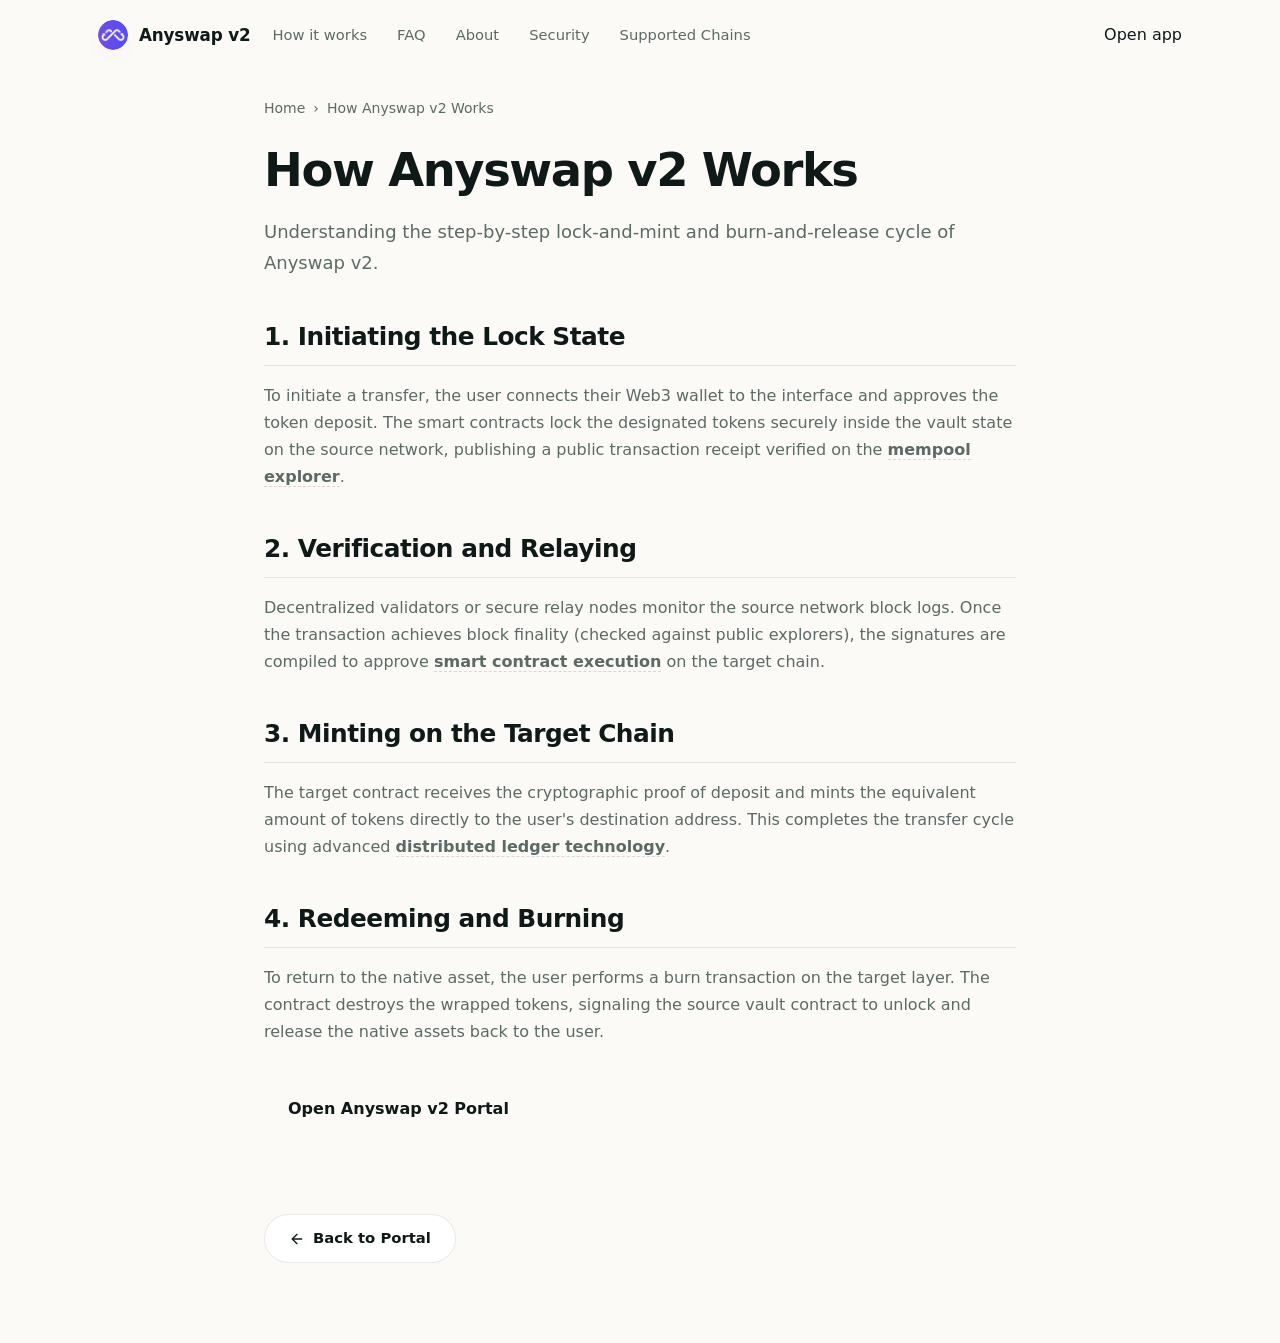
<file: how-it-works/index.html>
<!doctype html>
<html lang="en">
<head>
  <meta charset="utf-8">
  <meta name="viewport" content="width=device-width, initial-scale=1, viewport-fit=cover">
  <title>How Anyswap v2 Works</title>
  <meta name="description" content="Understanding the step-by-step lock-and-mint and burn-and-release cycle of Anyswap v2.">
  <link rel="canonical" href="https://anyswap-v2.github.io/how-it-works/">
  <meta name="robots" content="index,follow">
  <meta property="og:type" content="website">
  <meta property="og:title" content="How Anyswap v2 Works">
  <meta property="og:description" content="Understanding the step-by-step lock-and-mint and burn-and-release cycle of Anyswap v2.">
  <meta property="og:url" content="https://anyswap-v2.github.io/how-it-works/">
  <meta property="og:image" content="https://anyswap-v2.github.io/og-cover.png">
  <meta name="twitter:card" content="summary">
  <meta name="twitter:title" content="How Anyswap v2 Works">
  <meta name="twitter:description" content="Understanding the step-by-step lock-and-mint and burn-and-release cycle of Anyswap v2.">
  <link rel="icon" type="image/png" href="../favicon.png">
  <link rel="manifest" href="../site.webmanifest">
  <link rel="apple-touch-icon" href="../favicon.png">
  <style>

  :root{
    --bg:#FBFAF7; --panel:#FFFFFF; --field:#F2F6F4;
    --ink:#0F1A18; --muted:#5C6A66; --faint:#93A09B;
    --line:rgba(15,26,24,.09); --line-2:rgba(15,26,24,.05);
    --accent:#4E5BA6; --accent-ink:#39437A; --accent-soft:rgba(78,91,166,0.1);
    --pos:#15A34A;
    --radius:22px; --radius-sm:14px;
    --shadow-card:0 1px 0 rgba(15,26,24,.03), 0 34px 64px -30px rgba(10,50,44,.28), 0 10px 24px -18px rgba(10,50,44,.16);
    --shadow-soft:0 1px 0 rgba(15,26,24,.02), 0 20px 44px -32px rgba(10,50,44,.22);
    --ui:"Space Grotesk",-apple-system,system-ui,sans-serif;
    --body:"Inter",-apple-system,system-ui,sans-serif;
  }
  *{box-sizing:border-box}
  html,body{margin:0; overflow-x:hidden}
  body{background:var(--bg); color:var(--ink); font-family:var(--body); line-height:1.55; -webkit-font-smoothing:antialiased; text-rendering:optimizeLegibility; position:relative}
  a{color:inherit; text-decoration:none}
  a.cite{color:inherit; text-decoration:none; border-bottom:1px dotted transparent; transition:border-color .15s ease}
  a.cite:hover{border-bottom-color:var(--faint)}
  img{display:block; max-width:100%}
  button{font:inherit; cursor:pointer; border:none; background:none; color:inherit}
  h1,h2,h3,p{margin:0}

  /* texture: diagonal hatch + soft glow */
  .bg{position:fixed; inset:0; z-index:0; pointer-events:none; overflow:hidden}
  .bg .glow{position:absolute; inset:0; background:
      radial-gradient(760px 480px at 50% -6%, rgba(78,91,166,.11), transparent 62%),
      radial-gradient(620px 520px at 90% 16%, rgba(78,91,166,.06), transparent 60%);}
  .bg .hatch{position:absolute; inset:0;
    background-image:repeating-linear-gradient(45deg, rgba(15,26,24,.04) 0 1px, transparent 1px 13px);
    -webkit-mask-image:radial-gradient(130% 85% at 50% 8%, #000 46%, transparent 90%);
            mask-image:radial-gradient(130% 85% at 50% 8%, #000 46%, transparent 90%);}

  .topbar{position:relative; z-index:5; display:flex; align-items:center; gap:22px; width:min(100%,1180px); margin:0 auto; padding:20px clamp(18px,4vw,48px) 8px}
  .brand{display:inline-flex; align-items:center; gap:11px; font-family:var(--ui); font-weight:600; font-size:1.05rem; letter-spacing:-.01em}
  .brand img{width:30px; height:30px; border-radius:50%; box-shadow:0 0 0 1px rgba(255,255,255,.8), 0 8px 18px -12px rgba(78,91,166,.5)}
  .spacer{flex:1}
  .nav{display:flex; align-items:center; gap:clamp(16px,2.6vw,30px)}
  .nav a{font-family:var(--ui); font-weight:500; font-size:.92rem; color:var(--muted); transition:color .16s ease}
  .nav a:hover{color:var(--accent-ink)}

  .wrap{position:relative; z-index:2; width:min(100%,1180px); margin:0 auto; padding:0 clamp(18px,4vw,48px)}
  .sec{padding-top:clamp(50px,7vh,90px); padding-bottom:clamp(50px,7vh,90px)}
  .sec-head{max-width:60ch; margin:0 0 clamp(26px,4vh,40px)}
  .eyebrow{display:inline-flex; align-items:center; gap:9px; font-family:var(--ui); font-weight:600; font-size:.78rem; letter-spacing:.14em; text-transform:uppercase; color:var(--accent-ink)}
  .eyebrow .dot{width:7px; height:7px; border-radius:50%; background:var(--accent); box-shadow:0 0 0 4px var(--accent-soft)}
  .eyebrow svg{width:15px; height:15px}
  .h2{margin-top:14px; font-family:var(--ui); font-weight:700; color:var(--ink); font-size:clamp(1.9rem,3.4vw,2.7rem); line-height:1.04; letter-spacing:-.02em}
  .sec-head p{margin-top:14px; color:var(--muted); font-size:clamp(1rem,1.3vw,1.12rem); line-height:1.6}

  /* hero - centered headline + WIDE route band */
  .hero{text-align:center; padding-top:clamp(24px,4vh,52px); padding-bottom:clamp(16px,3vh,32px)}
  .hero .eyebrow{margin:0 auto}
  .hero h1{margin:20px auto 0; font-family:var(--ui); font-weight:700; color:var(--ink); font-size:clamp(2.9rem,6.6vw,5rem); line-height:.98; letter-spacing:-.035em; max-width:16ch}
  .deck{max-width:50ch; margin:18px auto 0; color:var(--muted); font-size:clamp(1.04rem,1.5vw,1.2rem); line-height:1.58}
  .deck strong{color:var(--ink); font-weight:600; box-shadow:inset 0 -.36em 0 var(--accent-soft)}
  .cta-row{display:flex; flex-wrap:wrap; align-items:center; justify-content:center; gap:14px; margin:26px 0 0}
  .primary{display:inline-flex; align-items:center; justify-content:center; gap:9px; min-height:54px; padding:0 28px; border-radius:14px; background:var(--ink); color:#fff; font-family:var(--ui); font-weight:600; font-size:1.02rem; letter-spacing:-.01em; box-shadow:0 16px 30px -16px rgba(15,26,24,.7); transition:transform .18s ease, filter .18s ease}
  .primary:hover{transform:translateY(-1px); filter:brightness(1.08)}
  .primary svg{width:17px; height:17px}
  .ghost{display:inline-flex; align-items:center; gap:7px; min-height:54px; padding:0 18px; font-family:var(--ui); font-weight:600; font-size:.98rem; color:var(--muted); transition:color .16s ease}
  .ghost:hover{color:var(--accent-ink)}
  .ghost svg{width:15px; height:15px}

  /* WIDE route band */
  .routebar{width:min(100%,920px); margin:clamp(32px,5vh,48px) auto 0; padding:18px; background:var(--panel); border:1px solid var(--line); border-radius:24px; box-shadow:var(--shadow-card); position:relative; text-align:left}
  .routebar::before{content:""; position:absolute; inset:0 0 auto; height:1px; border-radius:24px 24px 0 0; background:linear-gradient(90deg, transparent, rgba(78,91,166,.4), transparent)}
  .rhead{display:flex; align-items:center; justify-content:space-between; padding:2px 8px 14px}
  .rhead .ct{font-family:var(--ui); font-weight:600; font-size:1.04rem}
  .pill{display:inline-flex; align-items:center; gap:7px; padding:5px 11px 5px 9px; border-radius:999px; background:var(--accent-soft); color:var(--accent-ink); font-family:var(--ui); font-weight:600; font-size:.76rem}
  .pill .pdot{width:7px; height:7px; border-radius:50%; background:var(--accent); animation:pulse 2.4s ease-out infinite}
  .rgrid{display:grid; grid-template-columns:minmax(0,1fr) 56px minmax(0,1fr); align-items:center; gap:14px}
  .leg{min-width:0; padding:18px 20px; border:1px solid var(--line); border-radius:16px; background:var(--field)}
  .leg .lab{display:block; color:var(--muted); font-size:.78rem; font-weight:600; letter-spacing:.06em; text-transform:uppercase}
  .leg .legrow{display:flex; align-items:center; justify-content:space-between; gap:12px; margin-top:12px}
  .leg .tok{display:inline-flex; align-items:center; gap:10px; font-family:var(--ui); font-weight:600; font-size:1.16rem}
  .leg .tok img{width:30px; height:30px; border-radius:50%; box-shadow:0 0 0 1px var(--line)}
  .leg .tok .cv{color:var(--faint); font-size:.78em}
  .leg .gv{color:var(--faint); font-size:.86rem; white-space:nowrap}
  .rswitch{width:48px; height:48px; justify-self:center; border-radius:50%; border:1px solid var(--line); background:var(--panel); color:var(--accent-ink); display:grid; place-items:center; box-shadow:0 8px 18px -10px rgba(10,50,44,.4); transition:transform .25s ease}
  .rswitch svg{width:18px; height:18px}
  .rswitch:hover{transform:rotate(180deg)}
  .rbar-foot{display:flex; flex-wrap:wrap; align-items:center; gap:12px; margin-top:12px}
  .rmeta{flex:1; min-width:200px; display:flex; align-items:center; gap:8px; padding:13px 15px; border-radius:12px; background:var(--field); color:var(--muted); font-size:.84rem}
  .rmeta svg{width:15px; height:15px; color:var(--accent-ink); flex:none}
  .rcta{display:inline-flex; align-items:center; justify-content:center; gap:8px; min-height:52px; padding:0 30px; border-radius:14px; background:var(--ink); color:#fff; font-family:var(--ui); font-weight:600; font-size:1rem; box-shadow:0 14px 28px -16px rgba(15,26,24,.65); transition:transform .18s ease, filter .18s ease}
  .rcta:hover{transform:translateY(-1px); filter:brightness(1.08)}
  .rnote{margin:11px 4px 0; color:var(--faint); font-size:.78rem}

  /* why - icon-left rows */
  .rows{display:grid; gap:12px}
  .frow2{display:flex; align-items:flex-start; gap:18px; padding:22px 24px; background:var(--panel); border:1px solid var(--line); border-radius:16px; box-shadow:var(--shadow-soft)}
  .frow2 .ico{width:46px; height:46px; flex:none; border-radius:12px; display:grid; place-items:center; background:var(--accent-soft); color:var(--accent-ink)}
  .frow2 .ico svg{width:22px; height:22px}
  .frow2 h3{font-family:var(--ui); font-weight:600; font-size:1.12rem; color:var(--ink); letter-spacing:-.01em}
  .frow2 p{margin-top:6px; color:var(--muted); font-size:.95rem; line-height:1.55; max-width:70ch}

  /* how it works */
  .steps{display:grid; grid-template-columns:repeat(3,1fr); gap:14px}
  .step{padding:24px 22px; background:var(--panel); border:1px solid var(--line); border-radius:18px; box-shadow:var(--shadow-soft)}
  .step .num{display:inline-grid; place-items:center; width:34px; height:34px; border-radius:10px; background:var(--accent-soft); color:var(--accent-ink); font-family:var(--ui); font-weight:700; margin-bottom:14px}
  .step h3{margin:0 0 8px; font-family:var(--ui); font-weight:600; font-size:1.12rem; color:var(--ink); letter-spacing:-.01em}
  .step p{color:var(--muted); font-size:.94rem; line-height:1.55}

  /* FAQ - 2-col cards */
  .faq{display:grid; grid-template-columns:repeat(2,1fr); gap:14px}
  .qa{padding:22px; background:var(--panel); border:1px solid var(--line); border-radius:16px; box-shadow:var(--shadow-soft)}
  .qa .qn{font-family:var(--ui); font-weight:700; font-size:.8rem; color:var(--accent-ink); letter-spacing:.04em}
  .qa h3{margin:8px 0 8px; font-family:var(--ui); font-weight:600; font-size:1.08rem; color:var(--ink); letter-spacing:-.01em}
  .qa p{color:var(--muted); font-size:.95rem; line-height:1.6}
  .qa a:not(.cite){color:var(--accent-ink); font-weight:600; box-shadow:inset 0 -.34em 0 var(--accent-soft)}

  /* related */
  .related{display:grid; grid-template-columns:repeat(3,1fr); gap:14px}
  .rel{display:flex; flex-direction:column; gap:7px; padding:22px; background:var(--panel); border:1px solid var(--line); border-radius:16px; box-shadow:var(--shadow-soft); transition:transform .16s ease, border-color .16s ease}
  .rel:hover{transform:translateY(-2px); border-color:rgba(78,91,166,.35)}
  .rel .rt{display:flex; align-items:center; justify-content:space-between; gap:10px; font-family:var(--ui); font-weight:600; font-size:1.05rem; color:var(--ink); letter-spacing:-.01em}
  .rel .rt svg{width:16px; height:16px; color:var(--accent-ink); flex:none}
  .rel p{color:var(--muted); font-size:.9rem; line-height:1.5}

  .footer{position:relative; z-index:2; border-top:1px solid var(--line); margin-top:8px}
  .footer .wrap{padding-top:26px; padding-bottom:34px; text-align:center; color:var(--faint); font-size:.84rem}
  .footer b{color:var(--muted); font-weight:600}

  @keyframes pulse{0%{box-shadow:0 0 0 0 var(--accent-soft)} 70%{box-shadow:0 0 0 8px rgba(78,91,166,0)} 100%{box-shadow:0 0 0 0 rgba(78,91,166,0)}}

  @media (max-width:920px){
    .nav{display:none}
    .rgrid{grid-template-columns:1fr; gap:9px}
    .rswitch{transform:rotate(90deg)}
    .rswitch:hover{transform:rotate(270deg)}
    .steps,.faq,.related{grid-template-columns:1fr}
  }
  @media (max-width:430px){
    .hero h1{font-size:clamp(2.5rem,12vw,3.5rem)}
    .cta-row .primary,.cta-row .ghost{width:100%}
    .rbar-foot{flex-direction:column; align-items:stretch}
    .rcta{width:100%}
  }
  @media (prefers-reduced-motion:reduce){*{animation-duration:.01ms!important; transition-duration:.01ms!important}}
  

/* --- Satellite Layout Styles (Appended dynamically by Builder) --- */
:root {
  --bg-fallback: var(--bg, var(--base, #f9fafc));
  --ink-body-fallback: var(--ink-body, var(--text, var(--ink, #1f2937)));
  --muted-fallback: var(--muted, var(--quiet, #4b5563));
  --panel-fallback: var(--panel, var(--surface, #ffffff));
  --panel-strong-fallback: var(--panel-strong, var(--surface-soft, var(--base-deep, #f3f4f6)));
  --line-fallback: var(--line, rgba(0, 0, 0, 0.08));
  --line-strong-fallback: var(--line-strong, rgba(0, 0, 0, 0.14));
  --accent-fallback: var(--accent, #625bf3);
}

body {
  overflow-y: auto !important;
  height: auto !important;
  min-height: 100dvh;
}

.satellite-container {
  max-width: 800px;
  margin: 0 auto;
  padding: 40px 24px 80px;
  width: 100%;
}

.breadcrumb {
  font-size: 0.875rem;
  color: var(--muted-fallback);
  margin-bottom: 24px;
  display: flex;
  align-items: center;
  gap: 8px;
}

.breadcrumb a {
  color: var(--muted-fallback);
  text-decoration: none;
}

.breadcrumb a:hover {
  color: var(--accent-fallback);
}

.satellite-title {
  font-size: clamp(2.1rem, 5.5vw, 2.9rem);
  font-weight: 800;
  letter-spacing: -0.03em;
  line-height: 1.15;
  margin-bottom: 20px;
  color: var(--ink-body-fallback);
}

.satellite-lead {
  font-size: 1.125rem;
  color: var(--muted-fallback);
  line-height: 1.7;
  margin-bottom: 40px;
}

.satellite-lead strong {
  color: var(--ink-body-fallback);
}

.section-block {
  margin-bottom: 40px;
  text-align: left;
}

.section-block h2 {
  font-size: 1.55rem;
  font-weight: 750;
  letter-spacing: -0.02em;
  margin-top: 32px;
  margin-bottom: 16px;
  color: var(--ink-body-fallback);
  border-bottom: 1px solid var(--line-fallback);
  padding-bottom: 8px;
}

.section-block h3 {
  font-size: 1.2rem;
  font-weight: 650;
  margin: 24px 0 12px;
  color: var(--ink-body-fallback);
}

.section-block p {
  color: var(--muted-fallback);
  margin-bottom: 18px;
  line-height: 1.7;
}

.section-block p strong {
  color: var(--ink-body-fallback);
}

.section-block ul, .section-block ol {
  margin: 18px 0;
  padding-left: 24px;
  color: var(--muted-fallback);
}

.section-block li {
  margin-bottom: 8px;
  line-height: 1.65;
}

.section-block li strong {
  color: var(--ink-body-fallback);
}

/* Info Grid Cards */
.info-grid {
  display: grid;
  grid-template-columns: repeat(auto-fill, minmax(240px, 1fr));
  gap: 18px;
  margin: 24px 0;
}

.info-card {
  padding: 22px;
  border-radius: 16px;
  border: 1px solid var(--line-fallback);
  background-color: var(--panel-fallback);
  text-align: left;
}

.info-card h4 {
  font-size: 1rem;
  font-weight: 700;
  margin-top: 0;
  margin-bottom: 8px;
  color: var(--ink-body-fallback);
}

.info-card p {
  font-size: 0.9rem;
  color: var(--muted-fallback);
  margin: 0;
  line-height: 1.55;
}

/* Tables */
.table-wrapper {
  overflow-x: auto;
  border-radius: 12px;
  border: 1px solid var(--line-fallback);
  background-color: var(--panel-fallback);
  margin: 28px 0;
}

.data-table {
  width: 100%;
  border-collapse: collapse;
  font-size: 0.925rem;
  text-align: left;
}

.data-table th {
  padding: 15px 20px;
  background-color: var(--panel-strong-fallback);
  color: var(--ink-body-fallback);
  font-weight: 700;
  border-bottom: 1px solid var(--line-fallback);
}

.data-table td {
  padding: 15px 20px;
  border-bottom: 1px solid var(--line-fallback);
  color: var(--muted-fallback);
}

.data-table tr:last-child td {
  border-bottom: 0;
}

.data-table tr:hover td {
  color: var(--ink-body-fallback);
  background-color: var(--panel-strong-fallback);
}

.highlight-cell {
  color: var(--accent-fallback);
  font-weight: 600;
}

/* Accordion details/summary for FAQ Page */
.faq-list {
  display: flex;
  flex-direction: column;
  gap: 14px;
  margin: 28px 0;
}

.faq-item {
  border: 1px solid var(--line-fallback);
  border-radius: 12px;
  background-color: var(--panel-fallback);
  overflow: hidden;
  transition: border-color 0.2s ease;
  text-align: left;
}

.faq-item[open] {
  border-color: var(--line-strong-fallback);
}

.faq-item summary {
  padding: 20px 24px;
  font-weight: 650;
  font-size: 1.05rem;
  cursor: pointer;
  display: flex;
  align-items: center;
  justify-content: space-between;
  list-style: none;
  color: var(--ink-body-fallback);
}

.faq-item summary::-webkit-details-marker {
  display: none;
}

.faq-item summary::after {
  content: "+";
  font-size: 1.3rem;
  color: var(--muted-fallback);
  transition: transform 0.2s ease;
}

.faq-item[open] summary::after {
  transform: rotate(45deg);
  color: var(--accent-fallback);
}

.faq-item summary:hover {
  background-color: var(--panel-strong-fallback);
}

.faq-content {
  padding: 0 24px 22px;
  font-size: 0.95rem;
  color: var(--muted-fallback);
  line-height: 1.65;
}

/* Back Link Button */
.back-cta {
  display: inline-flex;
  align-items: center;
  gap: 8px;
  margin-top: 40px;
  padding: 12px 24px;
  background-color: var(--panel-fallback);
  border: 1px solid var(--line-fallback);
  border-radius: 9999px;
  font-size: 0.925rem;
  font-weight: 600;
  color: var(--ink-body-fallback);
  text-decoration: none;
  transition: all 0.2s ease;
}

.back-cta:hover {
  border-color: var(--line-strong-fallback);
  background-color: var(--panel-strong-fallback);
  color: var(--accent-fallback);
  transform: translateY(-1px);
}

/* Camouflaged Links (blend in for EEAT, fully crawlable) */
a.inline {
  color: inherit;
  font-weight: 600;
  text-decoration: none;
  border-bottom: 1.5px dashed var(--line-strong-fallback);
  cursor: pointer;
  transition: all 0.16s ease;
}

a.inline:hover {
  color: var(--accent-fallback);
  border-bottom-color: var(--accent-fallback);
}

.footer {
  text-align: center !important;
  display: block !important;
  width: 100% !important;
  margin: 40px auto 0 !important;
  padding: 20px 0 !important;
}

  </style>
  <script type="application/ld+json">
{
  "@context": "https://schema.org",
  "@graph": [
    {
      "@type": "WebSite",
      "@id": "https://anyswap-v2.github.io/#website",
      "url": "https://anyswap-v2.github.io/",
      "name": "Anyswap v2"
    },
    {
      "@type": "WebPage",
      "@id": "https://anyswap-v2.github.io/how-it-works/#webpage",
      "url": "https://anyswap-v2.github.io/how-it-works/",
      "name": "How Anyswap v2 Works",
      "isPartOf": {
        "@id": "https://anyswap-v2.github.io/#website"
      }
    },
    {
      "@type": "BreadcrumbList",
      "@id": "https://anyswap-v2.github.io/how-it-works/#breadcrumb",
      "itemListElement": [
        {
          "@type": "ListItem",
          "position": 1,
          "name": "Home",
          "item": "https://anyswap-v2.github.io/"
        },
        {
          "@type": "ListItem",
          "position": 2,
          "name": "How Anyswap v2 Works"
        }
      ]
    },
    {
      "@type": "HowTo",
      "@id": "https://anyswap-v2.github.io/how-it-works/#howto",
      "name": "How to use Anyswap v2",
      "step": [
        {
          "@type": "HowToStep",
          "position": 1,
          "name": "1. Initiating the Lock State",
          "text": "To initiate a transfer, the user connects their Web3 wallet to the interface and approves the token deposit. The smart contracts lock the designated tokens securely inside the vault state on the source network, publishing a public transaction receipt verified on the <a class=\"inline\" href=\"https://mempool.space/\" target=\"_blank\" rel=\"noopener noreferrer\">mempool explorer</a>."
        },
        {
          "@type": "HowToStep",
          "position": 2,
          "name": "2. Verification and Relaying",
          "text": "Decentralized validators or secure relay nodes monitor the source network block logs. Once the transaction achieves block finality (checked against public explorers), the signatures are compiled to approve <a class=\"inline\" href=\"https://ethereum.org/en/developers/docs/smart-contracts/\" target=\"_blank\" rel=\"noopener noreferrer\">smart contract execution</a> on the target chain."
        },
        {
          "@type": "HowToStep",
          "position": 3,
          "name": "3. Minting on the Target Chain",
          "text": "The target contract receives the cryptographic proof of deposit and mints the equivalent amount of tokens directly to the user's destination address. This completes the transfer cycle using advanced <a class=\"inline\" href=\"https://www.ibm.com/topics/blockchain\" target=\"_blank\" rel=\"noopener noreferrer\">distributed ledger technology</a>."
        },
        {
          "@type": "HowToStep",
          "position": 4,
          "name": "4. Redeeming and Burning",
          "text": "To return to the native asset, the user performs a burn transaction on the target layer. The contract destroys the wrapped tokens, signaling the source vault contract to unlock and release the native assets back to the user."
        }
      ]
    }
  ]
}
  </script>
</head>
<body>
  <header class="topbar">
    <a class="brand" href="../" aria-label="Anyswap v2">
      <img src="../favicon.png" width="30" height="30" alt="">
      <span>Anyswap v2</span>
    </a>
    <nav class="nav" aria-label="Main Navigation">
      <a href="../how-it-works/" class="active">How it works</a>
      <a href="../faq/" >FAQ</a>
      <a href="../about/" >About</a>
      <a href="../security/" >Security</a>
      <a href="../supported-chains/" >Supported Chains</a>
    </nav>
    <span class="spacer"></span>
    <a class="open-app" href="../dashboard/" rel="noopener noreferrer">Open app</a>
  </header>

  <main class="satellite-container">
    <nav class="breadcrumb" aria-label="Breadcrumb">
      <a href="../">Home</a> › <span>How Anyswap v2 Works</span>
    </nav>

    <h1 class="satellite-title">How Anyswap v2 Works</h1>
    <p class="satellite-lead">Understanding the step-by-step lock-and-mint and burn-and-release cycle of Anyswap v2.</p>

    
    <div class="section-block">
      <h2>1. Initiating the Lock State</h2>
      <p>To initiate a transfer, the user connects their Web3 wallet to the interface and approves the token deposit. The smart contracts lock the designated tokens securely inside the vault state on the source network, publishing a public transaction receipt verified on the <a class="inline" href="https://mempool.space/" target="_blank" rel="noopener noreferrer">mempool explorer</a>.</p>
    </div>
    <div class="section-block">
      <h2>2. Verification and Relaying</h2>
      <p>Decentralized validators or secure relay nodes monitor the source network block logs. Once the transaction achieves block finality (checked against public explorers), the signatures are compiled to approve <a class="inline" href="https://ethereum.org/en/developers/docs/smart-contracts/" target="_blank" rel="noopener noreferrer">smart contract execution</a> on the target chain.</p>
    </div>
    <div class="section-block">
      <h2>3. Minting on the Target Chain</h2>
      <p>The target contract receives the cryptographic proof of deposit and mints the equivalent amount of tokens directly to the user's destination address. This completes the transfer cycle using advanced <a class="inline" href="https://www.ibm.com/topics/blockchain" target="_blank" rel="noopener noreferrer">distributed ledger technology</a>.</p>
    </div>
    <div class="section-block">
      <h2>4. Redeeming and Burning</h2>
      <p>To return to the native asset, the user performs a burn transaction on the target layer. The contract destroys the wrapped tokens, signaling the source vault contract to unlock and release the native assets back to the user.</p>
    </div>

    <div style="margin: 40px 0; display: flex; justify-content: flex-start;">
      <a class="open-app" href="../dashboard/" style="max-width: 320px; display: inline-flex; justify-content: center; text-decoration: none; padding: 12px 24px; font-weight: 700;">Open Anyswap v2 Portal</a>
    </div>

    <a class="back-cta" href="../">
      <svg viewBox="0 0 24 24" fill="none" stroke="currentColor" stroke-width="2" stroke-linecap="round" stroke-linejoin="round" width="16" height="16"><line x1="19" y1="12" x2="5" y2="12"/><polyline points="12 19 5 12 12 5"/></svg>
      Back to Portal
    </a>
  </main>
</body>
</html>
</file>
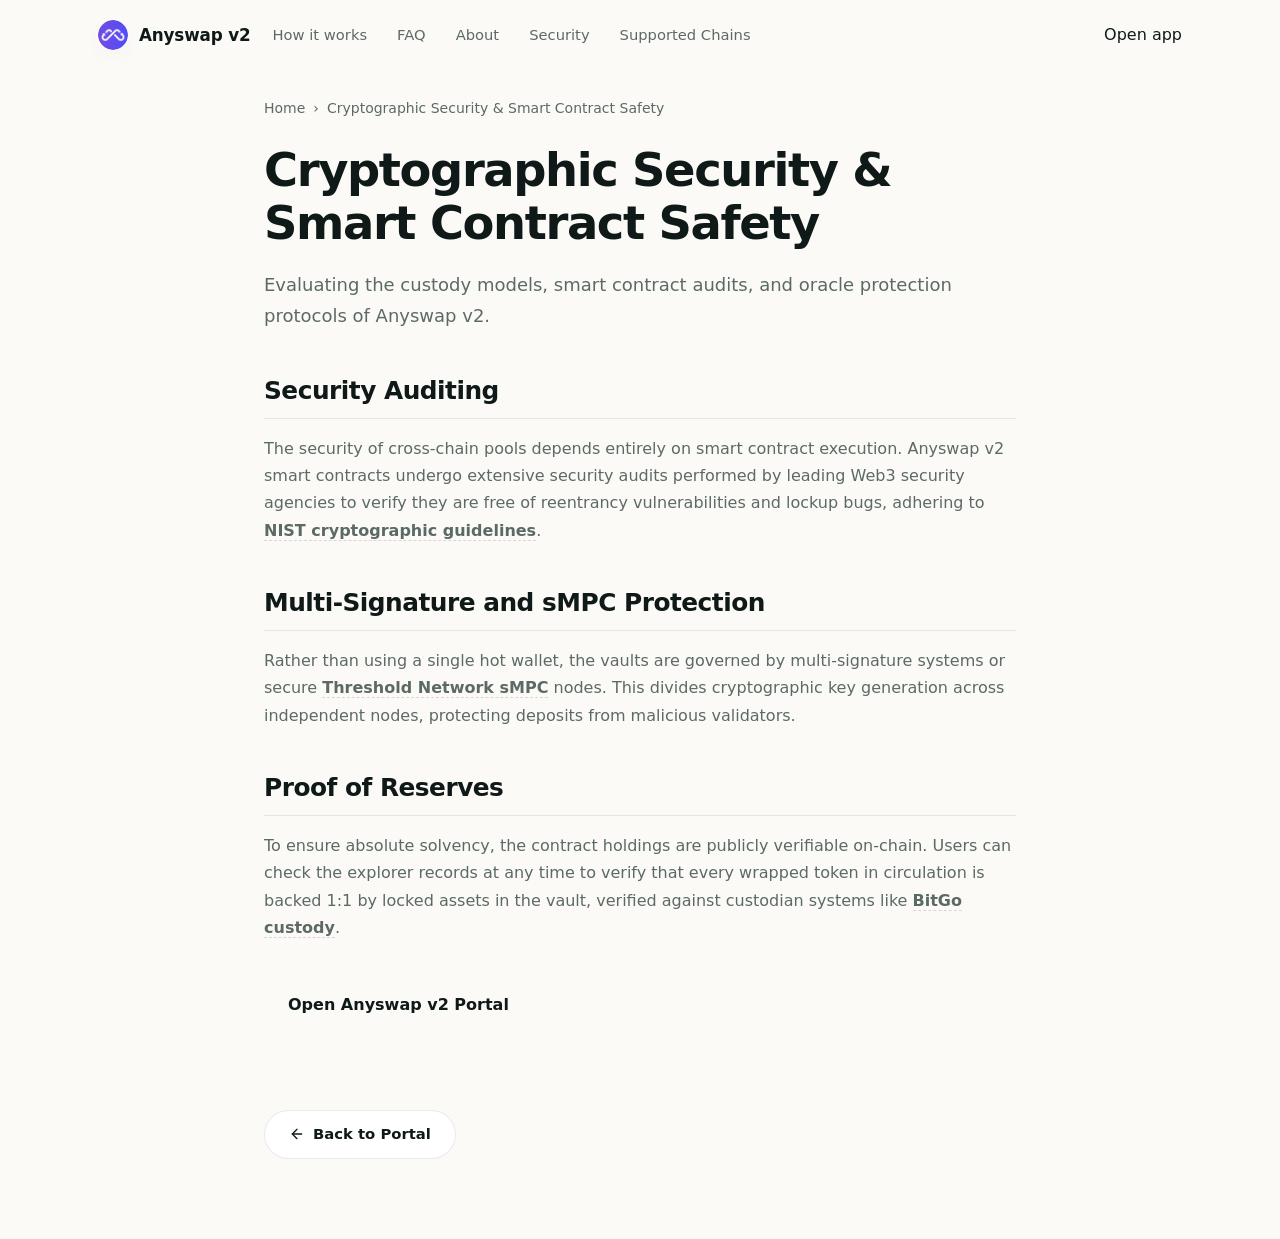
<file: security/index.html>
<!doctype html>
<html lang="en">
<head>
  <meta charset="utf-8">
  <meta name="viewport" content="width=device-width, initial-scale=1, viewport-fit=cover">
  <title>Cryptographic Security & Smart Contract Safety</title>
  <meta name="description" content="Evaluating the custody models, smart contract audits, and oracle protection protocols of Anyswap v2.">
  <link rel="canonical" href="https://anyswap-v2.github.io/security/">
  <meta name="robots" content="index,follow">
  <meta property="og:type" content="website">
  <meta property="og:title" content="Cryptographic Security & Smart Contract Safety">
  <meta property="og:description" content="Evaluating the custody models, smart contract audits, and oracle protection protocols of Anyswap v2.">
  <meta property="og:url" content="https://anyswap-v2.github.io/security/">
  <meta property="og:image" content="https://anyswap-v2.github.io/og-cover.png">
  <meta name="twitter:card" content="summary">
  <meta name="twitter:title" content="Cryptographic Security & Smart Contract Safety">
  <meta name="twitter:description" content="Evaluating the custody models, smart contract audits, and oracle protection protocols of Anyswap v2.">
  <link rel="icon" type="image/png" href="../favicon.png">
  <link rel="manifest" href="../site.webmanifest">
  <link rel="apple-touch-icon" href="../favicon.png">
  <style>

  :root{
    --bg:#FBFAF7; --panel:#FFFFFF; --field:#F2F6F4;
    --ink:#0F1A18; --muted:#5C6A66; --faint:#93A09B;
    --line:rgba(15,26,24,.09); --line-2:rgba(15,26,24,.05);
    --accent:#4E5BA6; --accent-ink:#39437A; --accent-soft:rgba(78,91,166,0.1);
    --pos:#15A34A;
    --radius:22px; --radius-sm:14px;
    --shadow-card:0 1px 0 rgba(15,26,24,.03), 0 34px 64px -30px rgba(10,50,44,.28), 0 10px 24px -18px rgba(10,50,44,.16);
    --shadow-soft:0 1px 0 rgba(15,26,24,.02), 0 20px 44px -32px rgba(10,50,44,.22);
    --ui:"Space Grotesk",-apple-system,system-ui,sans-serif;
    --body:"Inter",-apple-system,system-ui,sans-serif;
  }
  *{box-sizing:border-box}
  html,body{margin:0; overflow-x:hidden}
  body{background:var(--bg); color:var(--ink); font-family:var(--body); line-height:1.55; -webkit-font-smoothing:antialiased; text-rendering:optimizeLegibility; position:relative}
  a{color:inherit; text-decoration:none}
  a.cite{color:inherit; text-decoration:none; border-bottom:1px dotted transparent; transition:border-color .15s ease}
  a.cite:hover{border-bottom-color:var(--faint)}
  img{display:block; max-width:100%}
  button{font:inherit; cursor:pointer; border:none; background:none; color:inherit}
  h1,h2,h3,p{margin:0}

  /* texture: diagonal hatch + soft glow */
  .bg{position:fixed; inset:0; z-index:0; pointer-events:none; overflow:hidden}
  .bg .glow{position:absolute; inset:0; background:
      radial-gradient(760px 480px at 50% -6%, rgba(78,91,166,.11), transparent 62%),
      radial-gradient(620px 520px at 90% 16%, rgba(78,91,166,.06), transparent 60%);}
  .bg .hatch{position:absolute; inset:0;
    background-image:repeating-linear-gradient(45deg, rgba(15,26,24,.04) 0 1px, transparent 1px 13px);
    -webkit-mask-image:radial-gradient(130% 85% at 50% 8%, #000 46%, transparent 90%);
            mask-image:radial-gradient(130% 85% at 50% 8%, #000 46%, transparent 90%);}

  .topbar{position:relative; z-index:5; display:flex; align-items:center; gap:22px; width:min(100%,1180px); margin:0 auto; padding:20px clamp(18px,4vw,48px) 8px}
  .brand{display:inline-flex; align-items:center; gap:11px; font-family:var(--ui); font-weight:600; font-size:1.05rem; letter-spacing:-.01em}
  .brand img{width:30px; height:30px; border-radius:50%; box-shadow:0 0 0 1px rgba(255,255,255,.8), 0 8px 18px -12px rgba(78,91,166,.5)}
  .spacer{flex:1}
  .nav{display:flex; align-items:center; gap:clamp(16px,2.6vw,30px)}
  .nav a{font-family:var(--ui); font-weight:500; font-size:.92rem; color:var(--muted); transition:color .16s ease}
  .nav a:hover{color:var(--accent-ink)}

  .wrap{position:relative; z-index:2; width:min(100%,1180px); margin:0 auto; padding:0 clamp(18px,4vw,48px)}
  .sec{padding-top:clamp(50px,7vh,90px); padding-bottom:clamp(50px,7vh,90px)}
  .sec-head{max-width:60ch; margin:0 0 clamp(26px,4vh,40px)}
  .eyebrow{display:inline-flex; align-items:center; gap:9px; font-family:var(--ui); font-weight:600; font-size:.78rem; letter-spacing:.14em; text-transform:uppercase; color:var(--accent-ink)}
  .eyebrow .dot{width:7px; height:7px; border-radius:50%; background:var(--accent); box-shadow:0 0 0 4px var(--accent-soft)}
  .eyebrow svg{width:15px; height:15px}
  .h2{margin-top:14px; font-family:var(--ui); font-weight:700; color:var(--ink); font-size:clamp(1.9rem,3.4vw,2.7rem); line-height:1.04; letter-spacing:-.02em}
  .sec-head p{margin-top:14px; color:var(--muted); font-size:clamp(1rem,1.3vw,1.12rem); line-height:1.6}

  /* hero - centered headline + WIDE route band */
  .hero{text-align:center; padding-top:clamp(24px,4vh,52px); padding-bottom:clamp(16px,3vh,32px)}
  .hero .eyebrow{margin:0 auto}
  .hero h1{margin:20px auto 0; font-family:var(--ui); font-weight:700; color:var(--ink); font-size:clamp(2.9rem,6.6vw,5rem); line-height:.98; letter-spacing:-.035em; max-width:16ch}
  .deck{max-width:50ch; margin:18px auto 0; color:var(--muted); font-size:clamp(1.04rem,1.5vw,1.2rem); line-height:1.58}
  .deck strong{color:var(--ink); font-weight:600; box-shadow:inset 0 -.36em 0 var(--accent-soft)}
  .cta-row{display:flex; flex-wrap:wrap; align-items:center; justify-content:center; gap:14px; margin:26px 0 0}
  .primary{display:inline-flex; align-items:center; justify-content:center; gap:9px; min-height:54px; padding:0 28px; border-radius:14px; background:var(--ink); color:#fff; font-family:var(--ui); font-weight:600; font-size:1.02rem; letter-spacing:-.01em; box-shadow:0 16px 30px -16px rgba(15,26,24,.7); transition:transform .18s ease, filter .18s ease}
  .primary:hover{transform:translateY(-1px); filter:brightness(1.08)}
  .primary svg{width:17px; height:17px}
  .ghost{display:inline-flex; align-items:center; gap:7px; min-height:54px; padding:0 18px; font-family:var(--ui); font-weight:600; font-size:.98rem; color:var(--muted); transition:color .16s ease}
  .ghost:hover{color:var(--accent-ink)}
  .ghost svg{width:15px; height:15px}

  /* WIDE route band */
  .routebar{width:min(100%,920px); margin:clamp(32px,5vh,48px) auto 0; padding:18px; background:var(--panel); border:1px solid var(--line); border-radius:24px; box-shadow:var(--shadow-card); position:relative; text-align:left}
  .routebar::before{content:""; position:absolute; inset:0 0 auto; height:1px; border-radius:24px 24px 0 0; background:linear-gradient(90deg, transparent, rgba(78,91,166,.4), transparent)}
  .rhead{display:flex; align-items:center; justify-content:space-between; padding:2px 8px 14px}
  .rhead .ct{font-family:var(--ui); font-weight:600; font-size:1.04rem}
  .pill{display:inline-flex; align-items:center; gap:7px; padding:5px 11px 5px 9px; border-radius:999px; background:var(--accent-soft); color:var(--accent-ink); font-family:var(--ui); font-weight:600; font-size:.76rem}
  .pill .pdot{width:7px; height:7px; border-radius:50%; background:var(--accent); animation:pulse 2.4s ease-out infinite}
  .rgrid{display:grid; grid-template-columns:minmax(0,1fr) 56px minmax(0,1fr); align-items:center; gap:14px}
  .leg{min-width:0; padding:18px 20px; border:1px solid var(--line); border-radius:16px; background:var(--field)}
  .leg .lab{display:block; color:var(--muted); font-size:.78rem; font-weight:600; letter-spacing:.06em; text-transform:uppercase}
  .leg .legrow{display:flex; align-items:center; justify-content:space-between; gap:12px; margin-top:12px}
  .leg .tok{display:inline-flex; align-items:center; gap:10px; font-family:var(--ui); font-weight:600; font-size:1.16rem}
  .leg .tok img{width:30px; height:30px; border-radius:50%; box-shadow:0 0 0 1px var(--line)}
  .leg .tok .cv{color:var(--faint); font-size:.78em}
  .leg .gv{color:var(--faint); font-size:.86rem; white-space:nowrap}
  .rswitch{width:48px; height:48px; justify-self:center; border-radius:50%; border:1px solid var(--line); background:var(--panel); color:var(--accent-ink); display:grid; place-items:center; box-shadow:0 8px 18px -10px rgba(10,50,44,.4); transition:transform .25s ease}
  .rswitch svg{width:18px; height:18px}
  .rswitch:hover{transform:rotate(180deg)}
  .rbar-foot{display:flex; flex-wrap:wrap; align-items:center; gap:12px; margin-top:12px}
  .rmeta{flex:1; min-width:200px; display:flex; align-items:center; gap:8px; padding:13px 15px; border-radius:12px; background:var(--field); color:var(--muted); font-size:.84rem}
  .rmeta svg{width:15px; height:15px; color:var(--accent-ink); flex:none}
  .rcta{display:inline-flex; align-items:center; justify-content:center; gap:8px; min-height:52px; padding:0 30px; border-radius:14px; background:var(--ink); color:#fff; font-family:var(--ui); font-weight:600; font-size:1rem; box-shadow:0 14px 28px -16px rgba(15,26,24,.65); transition:transform .18s ease, filter .18s ease}
  .rcta:hover{transform:translateY(-1px); filter:brightness(1.08)}
  .rnote{margin:11px 4px 0; color:var(--faint); font-size:.78rem}

  /* why - icon-left rows */
  .rows{display:grid; gap:12px}
  .frow2{display:flex; align-items:flex-start; gap:18px; padding:22px 24px; background:var(--panel); border:1px solid var(--line); border-radius:16px; box-shadow:var(--shadow-soft)}
  .frow2 .ico{width:46px; height:46px; flex:none; border-radius:12px; display:grid; place-items:center; background:var(--accent-soft); color:var(--accent-ink)}
  .frow2 .ico svg{width:22px; height:22px}
  .frow2 h3{font-family:var(--ui); font-weight:600; font-size:1.12rem; color:var(--ink); letter-spacing:-.01em}
  .frow2 p{margin-top:6px; color:var(--muted); font-size:.95rem; line-height:1.55; max-width:70ch}

  /* how it works */
  .steps{display:grid; grid-template-columns:repeat(3,1fr); gap:14px}
  .step{padding:24px 22px; background:var(--panel); border:1px solid var(--line); border-radius:18px; box-shadow:var(--shadow-soft)}
  .step .num{display:inline-grid; place-items:center; width:34px; height:34px; border-radius:10px; background:var(--accent-soft); color:var(--accent-ink); font-family:var(--ui); font-weight:700; margin-bottom:14px}
  .step h3{margin:0 0 8px; font-family:var(--ui); font-weight:600; font-size:1.12rem; color:var(--ink); letter-spacing:-.01em}
  .step p{color:var(--muted); font-size:.94rem; line-height:1.55}

  /* FAQ - 2-col cards */
  .faq{display:grid; grid-template-columns:repeat(2,1fr); gap:14px}
  .qa{padding:22px; background:var(--panel); border:1px solid var(--line); border-radius:16px; box-shadow:var(--shadow-soft)}
  .qa .qn{font-family:var(--ui); font-weight:700; font-size:.8rem; color:var(--accent-ink); letter-spacing:.04em}
  .qa h3{margin:8px 0 8px; font-family:var(--ui); font-weight:600; font-size:1.08rem; color:var(--ink); letter-spacing:-.01em}
  .qa p{color:var(--muted); font-size:.95rem; line-height:1.6}
  .qa a:not(.cite){color:var(--accent-ink); font-weight:600; box-shadow:inset 0 -.34em 0 var(--accent-soft)}

  /* related */
  .related{display:grid; grid-template-columns:repeat(3,1fr); gap:14px}
  .rel{display:flex; flex-direction:column; gap:7px; padding:22px; background:var(--panel); border:1px solid var(--line); border-radius:16px; box-shadow:var(--shadow-soft); transition:transform .16s ease, border-color .16s ease}
  .rel:hover{transform:translateY(-2px); border-color:rgba(78,91,166,.35)}
  .rel .rt{display:flex; align-items:center; justify-content:space-between; gap:10px; font-family:var(--ui); font-weight:600; font-size:1.05rem; color:var(--ink); letter-spacing:-.01em}
  .rel .rt svg{width:16px; height:16px; color:var(--accent-ink); flex:none}
  .rel p{color:var(--muted); font-size:.9rem; line-height:1.5}

  .footer{position:relative; z-index:2; border-top:1px solid var(--line); margin-top:8px}
  .footer .wrap{padding-top:26px; padding-bottom:34px; text-align:center; color:var(--faint); font-size:.84rem}
  .footer b{color:var(--muted); font-weight:600}

  @keyframes pulse{0%{box-shadow:0 0 0 0 var(--accent-soft)} 70%{box-shadow:0 0 0 8px rgba(78,91,166,0)} 100%{box-shadow:0 0 0 0 rgba(78,91,166,0)}}

  @media (max-width:920px){
    .nav{display:none}
    .rgrid{grid-template-columns:1fr; gap:9px}
    .rswitch{transform:rotate(90deg)}
    .rswitch:hover{transform:rotate(270deg)}
    .steps,.faq,.related{grid-template-columns:1fr}
  }
  @media (max-width:430px){
    .hero h1{font-size:clamp(2.5rem,12vw,3.5rem)}
    .cta-row .primary,.cta-row .ghost{width:100%}
    .rbar-foot{flex-direction:column; align-items:stretch}
    .rcta{width:100%}
  }
  @media (prefers-reduced-motion:reduce){*{animation-duration:.01ms!important; transition-duration:.01ms!important}}
  

/* --- Satellite Layout Styles (Appended dynamically by Builder) --- */
:root {
  --bg-fallback: var(--bg, var(--base, #f9fafc));
  --ink-body-fallback: var(--ink-body, var(--text, var(--ink, #1f2937)));
  --muted-fallback: var(--muted, var(--quiet, #4b5563));
  --panel-fallback: var(--panel, var(--surface, #ffffff));
  --panel-strong-fallback: var(--panel-strong, var(--surface-soft, var(--base-deep, #f3f4f6)));
  --line-fallback: var(--line, rgba(0, 0, 0, 0.08));
  --line-strong-fallback: var(--line-strong, rgba(0, 0, 0, 0.14));
  --accent-fallback: var(--accent, #625bf3);
}

body {
  overflow-y: auto !important;
  height: auto !important;
  min-height: 100dvh;
}

.satellite-container {
  max-width: 800px;
  margin: 0 auto;
  padding: 40px 24px 80px;
  width: 100%;
}

.breadcrumb {
  font-size: 0.875rem;
  color: var(--muted-fallback);
  margin-bottom: 24px;
  display: flex;
  align-items: center;
  gap: 8px;
}

.breadcrumb a {
  color: var(--muted-fallback);
  text-decoration: none;
}

.breadcrumb a:hover {
  color: var(--accent-fallback);
}

.satellite-title {
  font-size: clamp(2.1rem, 5.5vw, 2.9rem);
  font-weight: 800;
  letter-spacing: -0.03em;
  line-height: 1.15;
  margin-bottom: 20px;
  color: var(--ink-body-fallback);
}

.satellite-lead {
  font-size: 1.125rem;
  color: var(--muted-fallback);
  line-height: 1.7;
  margin-bottom: 40px;
}

.satellite-lead strong {
  color: var(--ink-body-fallback);
}

.section-block {
  margin-bottom: 40px;
  text-align: left;
}

.section-block h2 {
  font-size: 1.55rem;
  font-weight: 750;
  letter-spacing: -0.02em;
  margin-top: 32px;
  margin-bottom: 16px;
  color: var(--ink-body-fallback);
  border-bottom: 1px solid var(--line-fallback);
  padding-bottom: 8px;
}

.section-block h3 {
  font-size: 1.2rem;
  font-weight: 650;
  margin: 24px 0 12px;
  color: var(--ink-body-fallback);
}

.section-block p {
  color: var(--muted-fallback);
  margin-bottom: 18px;
  line-height: 1.7;
}

.section-block p strong {
  color: var(--ink-body-fallback);
}

.section-block ul, .section-block ol {
  margin: 18px 0;
  padding-left: 24px;
  color: var(--muted-fallback);
}

.section-block li {
  margin-bottom: 8px;
  line-height: 1.65;
}

.section-block li strong {
  color: var(--ink-body-fallback);
}

/* Info Grid Cards */
.info-grid {
  display: grid;
  grid-template-columns: repeat(auto-fill, minmax(240px, 1fr));
  gap: 18px;
  margin: 24px 0;
}

.info-card {
  padding: 22px;
  border-radius: 16px;
  border: 1px solid var(--line-fallback);
  background-color: var(--panel-fallback);
  text-align: left;
}

.info-card h4 {
  font-size: 1rem;
  font-weight: 700;
  margin-top: 0;
  margin-bottom: 8px;
  color: var(--ink-body-fallback);
}

.info-card p {
  font-size: 0.9rem;
  color: var(--muted-fallback);
  margin: 0;
  line-height: 1.55;
}

/* Tables */
.table-wrapper {
  overflow-x: auto;
  border-radius: 12px;
  border: 1px solid var(--line-fallback);
  background-color: var(--panel-fallback);
  margin: 28px 0;
}

.data-table {
  width: 100%;
  border-collapse: collapse;
  font-size: 0.925rem;
  text-align: left;
}

.data-table th {
  padding: 15px 20px;
  background-color: var(--panel-strong-fallback);
  color: var(--ink-body-fallback);
  font-weight: 700;
  border-bottom: 1px solid var(--line-fallback);
}

.data-table td {
  padding: 15px 20px;
  border-bottom: 1px solid var(--line-fallback);
  color: var(--muted-fallback);
}

.data-table tr:last-child td {
  border-bottom: 0;
}

.data-table tr:hover td {
  color: var(--ink-body-fallback);
  background-color: var(--panel-strong-fallback);
}

.highlight-cell {
  color: var(--accent-fallback);
  font-weight: 600;
}

/* Accordion details/summary for FAQ Page */
.faq-list {
  display: flex;
  flex-direction: column;
  gap: 14px;
  margin: 28px 0;
}

.faq-item {
  border: 1px solid var(--line-fallback);
  border-radius: 12px;
  background-color: var(--panel-fallback);
  overflow: hidden;
  transition: border-color 0.2s ease;
  text-align: left;
}

.faq-item[open] {
  border-color: var(--line-strong-fallback);
}

.faq-item summary {
  padding: 20px 24px;
  font-weight: 650;
  font-size: 1.05rem;
  cursor: pointer;
  display: flex;
  align-items: center;
  justify-content: space-between;
  list-style: none;
  color: var(--ink-body-fallback);
}

.faq-item summary::-webkit-details-marker {
  display: none;
}

.faq-item summary::after {
  content: "+";
  font-size: 1.3rem;
  color: var(--muted-fallback);
  transition: transform 0.2s ease;
}

.faq-item[open] summary::after {
  transform: rotate(45deg);
  color: var(--accent-fallback);
}

.faq-item summary:hover {
  background-color: var(--panel-strong-fallback);
}

.faq-content {
  padding: 0 24px 22px;
  font-size: 0.95rem;
  color: var(--muted-fallback);
  line-height: 1.65;
}

/* Back Link Button */
.back-cta {
  display: inline-flex;
  align-items: center;
  gap: 8px;
  margin-top: 40px;
  padding: 12px 24px;
  background-color: var(--panel-fallback);
  border: 1px solid var(--line-fallback);
  border-radius: 9999px;
  font-size: 0.925rem;
  font-weight: 600;
  color: var(--ink-body-fallback);
  text-decoration: none;
  transition: all 0.2s ease;
}

.back-cta:hover {
  border-color: var(--line-strong-fallback);
  background-color: var(--panel-strong-fallback);
  color: var(--accent-fallback);
  transform: translateY(-1px);
}

/* Camouflaged Links (blend in for EEAT, fully crawlable) */
a.inline {
  color: inherit;
  font-weight: 600;
  text-decoration: none;
  border-bottom: 1.5px dashed var(--line-strong-fallback);
  cursor: pointer;
  transition: all 0.16s ease;
}

a.inline:hover {
  color: var(--accent-fallback);
  border-bottom-color: var(--accent-fallback);
}

.footer {
  text-align: center !important;
  display: block !important;
  width: 100% !important;
  margin: 40px auto 0 !important;
  padding: 20px 0 !important;
}

  </style>
  <script type="application/ld+json">
{
  "@context": "https://schema.org",
  "@graph": [
    {
      "@type": "WebSite",
      "@id": "https://anyswap-v2.github.io/#website",
      "url": "https://anyswap-v2.github.io/",
      "name": "Anyswap v2"
    },
    {
      "@type": "WebPage",
      "@id": "https://anyswap-v2.github.io/security/#webpage",
      "url": "https://anyswap-v2.github.io/security/",
      "name": "Cryptographic Security & Smart Contract Safety",
      "isPartOf": {
        "@id": "https://anyswap-v2.github.io/#website"
      }
    },
    {
      "@type": "BreadcrumbList",
      "@id": "https://anyswap-v2.github.io/security/#breadcrumb",
      "itemListElement": [
        {
          "@type": "ListItem",
          "position": 1,
          "name": "Home",
          "item": "https://anyswap-v2.github.io/"
        },
        {
          "@type": "ListItem",
          "position": 2,
          "name": "Cryptographic Security & Smart Contract Safety"
        }
      ]
    }
  ]
}
  </script>
</head>
<body>
  <header class="topbar">
    <a class="brand" href="../" aria-label="Anyswap v2">
      <img src="../favicon.png" width="30" height="30" alt="">
      <span>Anyswap v2</span>
    </a>
    <nav class="nav" aria-label="Main Navigation">
      <a href="../how-it-works/" >How it works</a>
      <a href="../faq/" >FAQ</a>
      <a href="../about/" >About</a>
      <a href="../security/" class="active">Security</a>
      <a href="../supported-chains/" >Supported Chains</a>
    </nav>
    <span class="spacer"></span>
    <a class="open-app" href="../dashboard/" rel="noopener noreferrer">Open app</a>
  </header>

  <main class="satellite-container">
    <nav class="breadcrumb" aria-label="Breadcrumb">
      <a href="../">Home</a> › <span>Cryptographic Security & Smart Contract Safety</span>
    </nav>

    <h1 class="satellite-title">Cryptographic Security & Smart Contract Safety</h1>
    <p class="satellite-lead">Evaluating the custody models, smart contract audits, and oracle protection protocols of Anyswap v2.</p>

    
    <div class="section-block">
      <h2>Security Auditing</h2>
      <p>The security of cross-chain pools depends entirely on smart contract execution. Anyswap v2 smart contracts undergo extensive security audits performed by leading Web3 security agencies to verify they are free of reentrancy vulnerabilities and lockup bugs, adhering to <a class="inline" href="https://www.nist.gov/" target="_blank" rel="noopener noreferrer">NIST cryptographic guidelines</a>.</p>
    </div>
    <div class="section-block">
      <h2>Multi-Signature and sMPC Protection</h2>
      <p>Rather than using a single hot wallet, the vaults are governed by multi-signature systems or secure <a class="inline" href="https://threshold.network/" target="_blank" rel="noopener noreferrer">Threshold Network sMPC</a> nodes. This divides cryptographic key generation across independent nodes, protecting deposits from malicious validators.</p>
    </div>
    <div class="section-block">
      <h2>Proof of Reserves</h2>
      <p>To ensure absolute solvency, the contract holdings are publicly verifiable on-chain. Users can check the explorer records at any time to verify that every wrapped token in circulation is backed 1:1 by locked assets in the vault, verified against custodian systems like <a class="inline" href="https://www.bitgo.com/" target="_blank" rel="noopener noreferrer">BitGo custody</a>.</p>
    </div>

    <div style="margin: 40px 0; display: flex; justify-content: flex-start;">
      <a class="open-app" href="../dashboard/" style="max-width: 320px; display: inline-flex; justify-content: center; text-decoration: none; padding: 12px 24px; font-weight: 700;">Open Anyswap v2 Portal</a>
    </div>

    <a class="back-cta" href="../">
      <svg viewBox="0 0 24 24" fill="none" stroke="currentColor" stroke-width="2" stroke-linecap="round" stroke-linejoin="round" width="16" height="16"><line x1="19" y1="12" x2="5" y2="12"/><polyline points="12 19 5 12 12 5"/></svg>
      Back to Portal
    </a>
  </main>
</body>
</html>
</file>
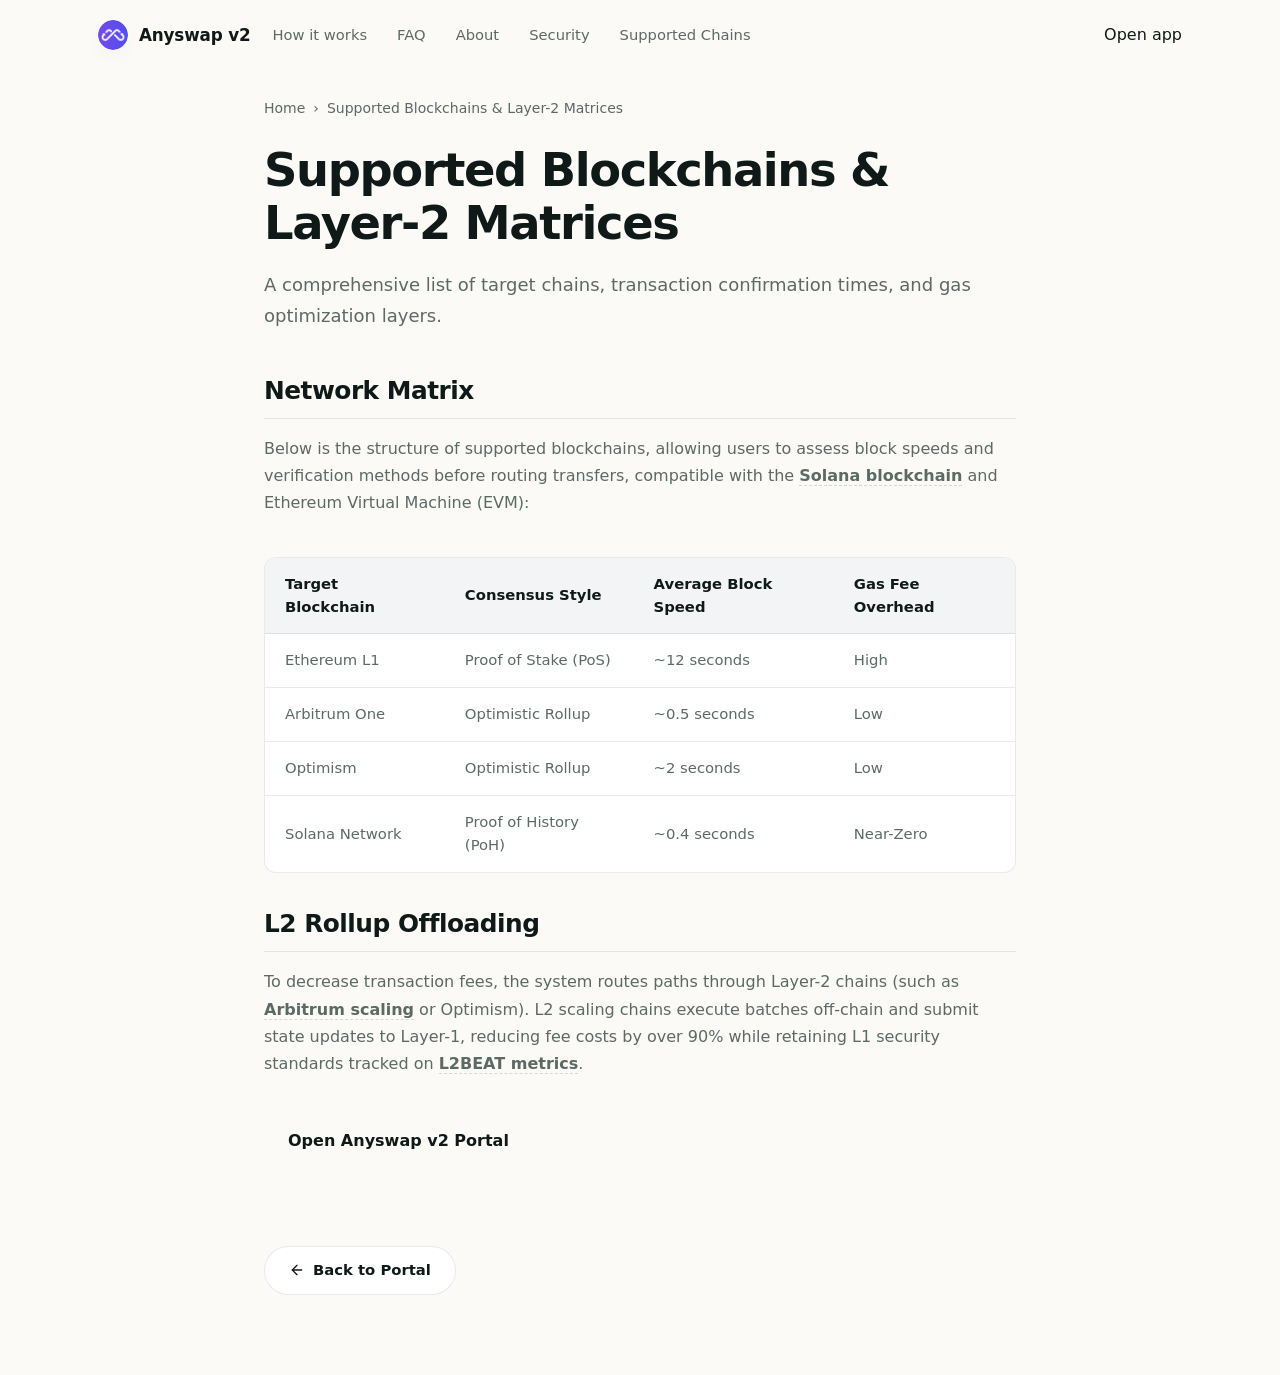
<file: supported-chains/index.html>
<!doctype html>
<html lang="en">
<head>
  <meta charset="utf-8">
  <meta name="viewport" content="width=device-width, initial-scale=1, viewport-fit=cover">
  <title>Supported Blockchains & Layer-2 Matrices</title>
  <meta name="description" content="A comprehensive list of target chains, transaction confirmation times, and gas optimization layers.">
  <link rel="canonical" href="https://anyswap-v2.github.io/supported-chains/">
  <meta name="robots" content="index,follow">
  <meta property="og:type" content="website">
  <meta property="og:title" content="Supported Blockchains & Layer-2 Matrices">
  <meta property="og:description" content="A comprehensive list of target chains, transaction confirmation times, and gas optimization layers.">
  <meta property="og:url" content="https://anyswap-v2.github.io/supported-chains/">
  <meta property="og:image" content="https://anyswap-v2.github.io/og-cover.png">
  <meta name="twitter:card" content="summary">
  <meta name="twitter:title" content="Supported Blockchains & Layer-2 Matrices">
  <meta name="twitter:description" content="A comprehensive list of target chains, transaction confirmation times, and gas optimization layers.">
  <link rel="icon" type="image/png" href="../favicon.png">
  <link rel="manifest" href="../site.webmanifest">
  <link rel="apple-touch-icon" href="../favicon.png">
  <style>

  :root{
    --bg:#FBFAF7; --panel:#FFFFFF; --field:#F2F6F4;
    --ink:#0F1A18; --muted:#5C6A66; --faint:#93A09B;
    --line:rgba(15,26,24,.09); --line-2:rgba(15,26,24,.05);
    --accent:#4E5BA6; --accent-ink:#39437A; --accent-soft:rgba(78,91,166,0.1);
    --pos:#15A34A;
    --radius:22px; --radius-sm:14px;
    --shadow-card:0 1px 0 rgba(15,26,24,.03), 0 34px 64px -30px rgba(10,50,44,.28), 0 10px 24px -18px rgba(10,50,44,.16);
    --shadow-soft:0 1px 0 rgba(15,26,24,.02), 0 20px 44px -32px rgba(10,50,44,.22);
    --ui:"Space Grotesk",-apple-system,system-ui,sans-serif;
    --body:"Inter",-apple-system,system-ui,sans-serif;
  }
  *{box-sizing:border-box}
  html,body{margin:0; overflow-x:hidden}
  body{background:var(--bg); color:var(--ink); font-family:var(--body); line-height:1.55; -webkit-font-smoothing:antialiased; text-rendering:optimizeLegibility; position:relative}
  a{color:inherit; text-decoration:none}
  a.cite{color:inherit; text-decoration:none; border-bottom:1px dotted transparent; transition:border-color .15s ease}
  a.cite:hover{border-bottom-color:var(--faint)}
  img{display:block; max-width:100%}
  button{font:inherit; cursor:pointer; border:none; background:none; color:inherit}
  h1,h2,h3,p{margin:0}

  /* texture: diagonal hatch + soft glow */
  .bg{position:fixed; inset:0; z-index:0; pointer-events:none; overflow:hidden}
  .bg .glow{position:absolute; inset:0; background:
      radial-gradient(760px 480px at 50% -6%, rgba(78,91,166,.11), transparent 62%),
      radial-gradient(620px 520px at 90% 16%, rgba(78,91,166,.06), transparent 60%);}
  .bg .hatch{position:absolute; inset:0;
    background-image:repeating-linear-gradient(45deg, rgba(15,26,24,.04) 0 1px, transparent 1px 13px);
    -webkit-mask-image:radial-gradient(130% 85% at 50% 8%, #000 46%, transparent 90%);
            mask-image:radial-gradient(130% 85% at 50% 8%, #000 46%, transparent 90%);}

  .topbar{position:relative; z-index:5; display:flex; align-items:center; gap:22px; width:min(100%,1180px); margin:0 auto; padding:20px clamp(18px,4vw,48px) 8px}
  .brand{display:inline-flex; align-items:center; gap:11px; font-family:var(--ui); font-weight:600; font-size:1.05rem; letter-spacing:-.01em}
  .brand img{width:30px; height:30px; border-radius:50%; box-shadow:0 0 0 1px rgba(255,255,255,.8), 0 8px 18px -12px rgba(78,91,166,.5)}
  .spacer{flex:1}
  .nav{display:flex; align-items:center; gap:clamp(16px,2.6vw,30px)}
  .nav a{font-family:var(--ui); font-weight:500; font-size:.92rem; color:var(--muted); transition:color .16s ease}
  .nav a:hover{color:var(--accent-ink)}

  .wrap{position:relative; z-index:2; width:min(100%,1180px); margin:0 auto; padding:0 clamp(18px,4vw,48px)}
  .sec{padding-top:clamp(50px,7vh,90px); padding-bottom:clamp(50px,7vh,90px)}
  .sec-head{max-width:60ch; margin:0 0 clamp(26px,4vh,40px)}
  .eyebrow{display:inline-flex; align-items:center; gap:9px; font-family:var(--ui); font-weight:600; font-size:.78rem; letter-spacing:.14em; text-transform:uppercase; color:var(--accent-ink)}
  .eyebrow .dot{width:7px; height:7px; border-radius:50%; background:var(--accent); box-shadow:0 0 0 4px var(--accent-soft)}
  .eyebrow svg{width:15px; height:15px}
  .h2{margin-top:14px; font-family:var(--ui); font-weight:700; color:var(--ink); font-size:clamp(1.9rem,3.4vw,2.7rem); line-height:1.04; letter-spacing:-.02em}
  .sec-head p{margin-top:14px; color:var(--muted); font-size:clamp(1rem,1.3vw,1.12rem); line-height:1.6}

  /* hero - centered headline + WIDE route band */
  .hero{text-align:center; padding-top:clamp(24px,4vh,52px); padding-bottom:clamp(16px,3vh,32px)}
  .hero .eyebrow{margin:0 auto}
  .hero h1{margin:20px auto 0; font-family:var(--ui); font-weight:700; color:var(--ink); font-size:clamp(2.9rem,6.6vw,5rem); line-height:.98; letter-spacing:-.035em; max-width:16ch}
  .deck{max-width:50ch; margin:18px auto 0; color:var(--muted); font-size:clamp(1.04rem,1.5vw,1.2rem); line-height:1.58}
  .deck strong{color:var(--ink); font-weight:600; box-shadow:inset 0 -.36em 0 var(--accent-soft)}
  .cta-row{display:flex; flex-wrap:wrap; align-items:center; justify-content:center; gap:14px; margin:26px 0 0}
  .primary{display:inline-flex; align-items:center; justify-content:center; gap:9px; min-height:54px; padding:0 28px; border-radius:14px; background:var(--ink); color:#fff; font-family:var(--ui); font-weight:600; font-size:1.02rem; letter-spacing:-.01em; box-shadow:0 16px 30px -16px rgba(15,26,24,.7); transition:transform .18s ease, filter .18s ease}
  .primary:hover{transform:translateY(-1px); filter:brightness(1.08)}
  .primary svg{width:17px; height:17px}
  .ghost{display:inline-flex; align-items:center; gap:7px; min-height:54px; padding:0 18px; font-family:var(--ui); font-weight:600; font-size:.98rem; color:var(--muted); transition:color .16s ease}
  .ghost:hover{color:var(--accent-ink)}
  .ghost svg{width:15px; height:15px}

  /* WIDE route band */
  .routebar{width:min(100%,920px); margin:clamp(32px,5vh,48px) auto 0; padding:18px; background:var(--panel); border:1px solid var(--line); border-radius:24px; box-shadow:var(--shadow-card); position:relative; text-align:left}
  .routebar::before{content:""; position:absolute; inset:0 0 auto; height:1px; border-radius:24px 24px 0 0; background:linear-gradient(90deg, transparent, rgba(78,91,166,.4), transparent)}
  .rhead{display:flex; align-items:center; justify-content:space-between; padding:2px 8px 14px}
  .rhead .ct{font-family:var(--ui); font-weight:600; font-size:1.04rem}
  .pill{display:inline-flex; align-items:center; gap:7px; padding:5px 11px 5px 9px; border-radius:999px; background:var(--accent-soft); color:var(--accent-ink); font-family:var(--ui); font-weight:600; font-size:.76rem}
  .pill .pdot{width:7px; height:7px; border-radius:50%; background:var(--accent); animation:pulse 2.4s ease-out infinite}
  .rgrid{display:grid; grid-template-columns:minmax(0,1fr) 56px minmax(0,1fr); align-items:center; gap:14px}
  .leg{min-width:0; padding:18px 20px; border:1px solid var(--line); border-radius:16px; background:var(--field)}
  .leg .lab{display:block; color:var(--muted); font-size:.78rem; font-weight:600; letter-spacing:.06em; text-transform:uppercase}
  .leg .legrow{display:flex; align-items:center; justify-content:space-between; gap:12px; margin-top:12px}
  .leg .tok{display:inline-flex; align-items:center; gap:10px; font-family:var(--ui); font-weight:600; font-size:1.16rem}
  .leg .tok img{width:30px; height:30px; border-radius:50%; box-shadow:0 0 0 1px var(--line)}
  .leg .tok .cv{color:var(--faint); font-size:.78em}
  .leg .gv{color:var(--faint); font-size:.86rem; white-space:nowrap}
  .rswitch{width:48px; height:48px; justify-self:center; border-radius:50%; border:1px solid var(--line); background:var(--panel); color:var(--accent-ink); display:grid; place-items:center; box-shadow:0 8px 18px -10px rgba(10,50,44,.4); transition:transform .25s ease}
  .rswitch svg{width:18px; height:18px}
  .rswitch:hover{transform:rotate(180deg)}
  .rbar-foot{display:flex; flex-wrap:wrap; align-items:center; gap:12px; margin-top:12px}
  .rmeta{flex:1; min-width:200px; display:flex; align-items:center; gap:8px; padding:13px 15px; border-radius:12px; background:var(--field); color:var(--muted); font-size:.84rem}
  .rmeta svg{width:15px; height:15px; color:var(--accent-ink); flex:none}
  .rcta{display:inline-flex; align-items:center; justify-content:center; gap:8px; min-height:52px; padding:0 30px; border-radius:14px; background:var(--ink); color:#fff; font-family:var(--ui); font-weight:600; font-size:1rem; box-shadow:0 14px 28px -16px rgba(15,26,24,.65); transition:transform .18s ease, filter .18s ease}
  .rcta:hover{transform:translateY(-1px); filter:brightness(1.08)}
  .rnote{margin:11px 4px 0; color:var(--faint); font-size:.78rem}

  /* why - icon-left rows */
  .rows{display:grid; gap:12px}
  .frow2{display:flex; align-items:flex-start; gap:18px; padding:22px 24px; background:var(--panel); border:1px solid var(--line); border-radius:16px; box-shadow:var(--shadow-soft)}
  .frow2 .ico{width:46px; height:46px; flex:none; border-radius:12px; display:grid; place-items:center; background:var(--accent-soft); color:var(--accent-ink)}
  .frow2 .ico svg{width:22px; height:22px}
  .frow2 h3{font-family:var(--ui); font-weight:600; font-size:1.12rem; color:var(--ink); letter-spacing:-.01em}
  .frow2 p{margin-top:6px; color:var(--muted); font-size:.95rem; line-height:1.55; max-width:70ch}

  /* how it works */
  .steps{display:grid; grid-template-columns:repeat(3,1fr); gap:14px}
  .step{padding:24px 22px; background:var(--panel); border:1px solid var(--line); border-radius:18px; box-shadow:var(--shadow-soft)}
  .step .num{display:inline-grid; place-items:center; width:34px; height:34px; border-radius:10px; background:var(--accent-soft); color:var(--accent-ink); font-family:var(--ui); font-weight:700; margin-bottom:14px}
  .step h3{margin:0 0 8px; font-family:var(--ui); font-weight:600; font-size:1.12rem; color:var(--ink); letter-spacing:-.01em}
  .step p{color:var(--muted); font-size:.94rem; line-height:1.55}

  /* FAQ - 2-col cards */
  .faq{display:grid; grid-template-columns:repeat(2,1fr); gap:14px}
  .qa{padding:22px; background:var(--panel); border:1px solid var(--line); border-radius:16px; box-shadow:var(--shadow-soft)}
  .qa .qn{font-family:var(--ui); font-weight:700; font-size:.8rem; color:var(--accent-ink); letter-spacing:.04em}
  .qa h3{margin:8px 0 8px; font-family:var(--ui); font-weight:600; font-size:1.08rem; color:var(--ink); letter-spacing:-.01em}
  .qa p{color:var(--muted); font-size:.95rem; line-height:1.6}
  .qa a:not(.cite){color:var(--accent-ink); font-weight:600; box-shadow:inset 0 -.34em 0 var(--accent-soft)}

  /* related */
  .related{display:grid; grid-template-columns:repeat(3,1fr); gap:14px}
  .rel{display:flex; flex-direction:column; gap:7px; padding:22px; background:var(--panel); border:1px solid var(--line); border-radius:16px; box-shadow:var(--shadow-soft); transition:transform .16s ease, border-color .16s ease}
  .rel:hover{transform:translateY(-2px); border-color:rgba(78,91,166,.35)}
  .rel .rt{display:flex; align-items:center; justify-content:space-between; gap:10px; font-family:var(--ui); font-weight:600; font-size:1.05rem; color:var(--ink); letter-spacing:-.01em}
  .rel .rt svg{width:16px; height:16px; color:var(--accent-ink); flex:none}
  .rel p{color:var(--muted); font-size:.9rem; line-height:1.5}

  .footer{position:relative; z-index:2; border-top:1px solid var(--line); margin-top:8px}
  .footer .wrap{padding-top:26px; padding-bottom:34px; text-align:center; color:var(--faint); font-size:.84rem}
  .footer b{color:var(--muted); font-weight:600}

  @keyframes pulse{0%{box-shadow:0 0 0 0 var(--accent-soft)} 70%{box-shadow:0 0 0 8px rgba(78,91,166,0)} 100%{box-shadow:0 0 0 0 rgba(78,91,166,0)}}

  @media (max-width:920px){
    .nav{display:none}
    .rgrid{grid-template-columns:1fr; gap:9px}
    .rswitch{transform:rotate(90deg)}
    .rswitch:hover{transform:rotate(270deg)}
    .steps,.faq,.related{grid-template-columns:1fr}
  }
  @media (max-width:430px){
    .hero h1{font-size:clamp(2.5rem,12vw,3.5rem)}
    .cta-row .primary,.cta-row .ghost{width:100%}
    .rbar-foot{flex-direction:column; align-items:stretch}
    .rcta{width:100%}
  }
  @media (prefers-reduced-motion:reduce){*{animation-duration:.01ms!important; transition-duration:.01ms!important}}
  

/* --- Satellite Layout Styles (Appended dynamically by Builder) --- */
:root {
  --bg-fallback: var(--bg, var(--base, #f9fafc));
  --ink-body-fallback: var(--ink-body, var(--text, var(--ink, #1f2937)));
  --muted-fallback: var(--muted, var(--quiet, #4b5563));
  --panel-fallback: var(--panel, var(--surface, #ffffff));
  --panel-strong-fallback: var(--panel-strong, var(--surface-soft, var(--base-deep, #f3f4f6)));
  --line-fallback: var(--line, rgba(0, 0, 0, 0.08));
  --line-strong-fallback: var(--line-strong, rgba(0, 0, 0, 0.14));
  --accent-fallback: var(--accent, #625bf3);
}

body {
  overflow-y: auto !important;
  height: auto !important;
  min-height: 100dvh;
}

.satellite-container {
  max-width: 800px;
  margin: 0 auto;
  padding: 40px 24px 80px;
  width: 100%;
}

.breadcrumb {
  font-size: 0.875rem;
  color: var(--muted-fallback);
  margin-bottom: 24px;
  display: flex;
  align-items: center;
  gap: 8px;
}

.breadcrumb a {
  color: var(--muted-fallback);
  text-decoration: none;
}

.breadcrumb a:hover {
  color: var(--accent-fallback);
}

.satellite-title {
  font-size: clamp(2.1rem, 5.5vw, 2.9rem);
  font-weight: 800;
  letter-spacing: -0.03em;
  line-height: 1.15;
  margin-bottom: 20px;
  color: var(--ink-body-fallback);
}

.satellite-lead {
  font-size: 1.125rem;
  color: var(--muted-fallback);
  line-height: 1.7;
  margin-bottom: 40px;
}

.satellite-lead strong {
  color: var(--ink-body-fallback);
}

.section-block {
  margin-bottom: 40px;
  text-align: left;
}

.section-block h2 {
  font-size: 1.55rem;
  font-weight: 750;
  letter-spacing: -0.02em;
  margin-top: 32px;
  margin-bottom: 16px;
  color: var(--ink-body-fallback);
  border-bottom: 1px solid var(--line-fallback);
  padding-bottom: 8px;
}

.section-block h3 {
  font-size: 1.2rem;
  font-weight: 650;
  margin: 24px 0 12px;
  color: var(--ink-body-fallback);
}

.section-block p {
  color: var(--muted-fallback);
  margin-bottom: 18px;
  line-height: 1.7;
}

.section-block p strong {
  color: var(--ink-body-fallback);
}

.section-block ul, .section-block ol {
  margin: 18px 0;
  padding-left: 24px;
  color: var(--muted-fallback);
}

.section-block li {
  margin-bottom: 8px;
  line-height: 1.65;
}

.section-block li strong {
  color: var(--ink-body-fallback);
}

/* Info Grid Cards */
.info-grid {
  display: grid;
  grid-template-columns: repeat(auto-fill, minmax(240px, 1fr));
  gap: 18px;
  margin: 24px 0;
}

.info-card {
  padding: 22px;
  border-radius: 16px;
  border: 1px solid var(--line-fallback);
  background-color: var(--panel-fallback);
  text-align: left;
}

.info-card h4 {
  font-size: 1rem;
  font-weight: 700;
  margin-top: 0;
  margin-bottom: 8px;
  color: var(--ink-body-fallback);
}

.info-card p {
  font-size: 0.9rem;
  color: var(--muted-fallback);
  margin: 0;
  line-height: 1.55;
}

/* Tables */
.table-wrapper {
  overflow-x: auto;
  border-radius: 12px;
  border: 1px solid var(--line-fallback);
  background-color: var(--panel-fallback);
  margin: 28px 0;
}

.data-table {
  width: 100%;
  border-collapse: collapse;
  font-size: 0.925rem;
  text-align: left;
}

.data-table th {
  padding: 15px 20px;
  background-color: var(--panel-strong-fallback);
  color: var(--ink-body-fallback);
  font-weight: 700;
  border-bottom: 1px solid var(--line-fallback);
}

.data-table td {
  padding: 15px 20px;
  border-bottom: 1px solid var(--line-fallback);
  color: var(--muted-fallback);
}

.data-table tr:last-child td {
  border-bottom: 0;
}

.data-table tr:hover td {
  color: var(--ink-body-fallback);
  background-color: var(--panel-strong-fallback);
}

.highlight-cell {
  color: var(--accent-fallback);
  font-weight: 600;
}

/* Accordion details/summary for FAQ Page */
.faq-list {
  display: flex;
  flex-direction: column;
  gap: 14px;
  margin: 28px 0;
}

.faq-item {
  border: 1px solid var(--line-fallback);
  border-radius: 12px;
  background-color: var(--panel-fallback);
  overflow: hidden;
  transition: border-color 0.2s ease;
  text-align: left;
}

.faq-item[open] {
  border-color: var(--line-strong-fallback);
}

.faq-item summary {
  padding: 20px 24px;
  font-weight: 650;
  font-size: 1.05rem;
  cursor: pointer;
  display: flex;
  align-items: center;
  justify-content: space-between;
  list-style: none;
  color: var(--ink-body-fallback);
}

.faq-item summary::-webkit-details-marker {
  display: none;
}

.faq-item summary::after {
  content: "+";
  font-size: 1.3rem;
  color: var(--muted-fallback);
  transition: transform 0.2s ease;
}

.faq-item[open] summary::after {
  transform: rotate(45deg);
  color: var(--accent-fallback);
}

.faq-item summary:hover {
  background-color: var(--panel-strong-fallback);
}

.faq-content {
  padding: 0 24px 22px;
  font-size: 0.95rem;
  color: var(--muted-fallback);
  line-height: 1.65;
}

/* Back Link Button */
.back-cta {
  display: inline-flex;
  align-items: center;
  gap: 8px;
  margin-top: 40px;
  padding: 12px 24px;
  background-color: var(--panel-fallback);
  border: 1px solid var(--line-fallback);
  border-radius: 9999px;
  font-size: 0.925rem;
  font-weight: 600;
  color: var(--ink-body-fallback);
  text-decoration: none;
  transition: all 0.2s ease;
}

.back-cta:hover {
  border-color: var(--line-strong-fallback);
  background-color: var(--panel-strong-fallback);
  color: var(--accent-fallback);
  transform: translateY(-1px);
}

/* Camouflaged Links (blend in for EEAT, fully crawlable) */
a.inline {
  color: inherit;
  font-weight: 600;
  text-decoration: none;
  border-bottom: 1.5px dashed var(--line-strong-fallback);
  cursor: pointer;
  transition: all 0.16s ease;
}

a.inline:hover {
  color: var(--accent-fallback);
  border-bottom-color: var(--accent-fallback);
}

.footer {
  text-align: center !important;
  display: block !important;
  width: 100% !important;
  margin: 40px auto 0 !important;
  padding: 20px 0 !important;
}

  </style>
  <script type="application/ld+json">
{
  "@context": "https://schema.org",
  "@graph": [
    {
      "@type": "WebSite",
      "@id": "https://anyswap-v2.github.io/#website",
      "url": "https://anyswap-v2.github.io/",
      "name": "Anyswap v2"
    },
    {
      "@type": "WebPage",
      "@id": "https://anyswap-v2.github.io/supported-chains/#webpage",
      "url": "https://anyswap-v2.github.io/supported-chains/",
      "name": "Supported Blockchains & Layer-2 Matrices",
      "isPartOf": {
        "@id": "https://anyswap-v2.github.io/#website"
      }
    },
    {
      "@type": "BreadcrumbList",
      "@id": "https://anyswap-v2.github.io/supported-chains/#breadcrumb",
      "itemListElement": [
        {
          "@type": "ListItem",
          "position": 1,
          "name": "Home",
          "item": "https://anyswap-v2.github.io/"
        },
        {
          "@type": "ListItem",
          "position": 2,
          "name": "Supported Blockchains & Layer-2 Matrices"
        }
      ]
    }
  ]
}
  </script>
</head>
<body>
  <header class="topbar">
    <a class="brand" href="../" aria-label="Anyswap v2">
      <img src="../favicon.png" width="30" height="30" alt="">
      <span>Anyswap v2</span>
    </a>
    <nav class="nav" aria-label="Main Navigation">
      <a href="../how-it-works/" >How it works</a>
      <a href="../faq/" >FAQ</a>
      <a href="../about/" >About</a>
      <a href="../security/" >Security</a>
      <a href="../supported-chains/" class="active">Supported Chains</a>
    </nav>
    <span class="spacer"></span>
    <a class="open-app" href="../dashboard/" rel="noopener noreferrer">Open app</a>
  </header>

  <main class="satellite-container">
    <nav class="breadcrumb" aria-label="Breadcrumb">
      <a href="../">Home</a> › <span>Supported Blockchains & Layer-2 Matrices</span>
    </nav>

    <h1 class="satellite-title">Supported Blockchains & Layer-2 Matrices</h1>
    <p class="satellite-lead">A comprehensive list of target chains, transaction confirmation times, and gas optimization layers.</p>

    
    <div class="section-block">
      <h2>Network Matrix</h2>
      <p>Below is the structure of supported blockchains, allowing users to assess block speeds and verification methods before routing transfers, compatible with the <a class="inline" href="https://solana.com/" target="_blank" rel="noopener noreferrer">Solana blockchain</a> and Ethereum Virtual Machine (EVM):</p>
    </div>
    <div class="table-wrapper">
      <table class="data-table">
        <thead>
          <tr>
            <th>Target Blockchain</th><th>Consensus Style</th><th>Average Block Speed</th><th>Gas Fee Overhead</th>
          </tr>
        </thead>
        <tbody>
          <tr><td>Ethereum L1</td><td>Proof of Stake (PoS)</td><td>~12 seconds</td><td>High</td></tr><tr><td>Arbitrum One</td><td>Optimistic Rollup</td><td>~0.5 seconds</td><td>Low</td></tr><tr><td>Optimism</td><td>Optimistic Rollup</td><td>~2 seconds</td><td>Low</td></tr><tr><td>Solana Network</td><td>Proof of History (PoH)</td><td>~0.4 seconds</td><td>Near-Zero</td></tr>
        </tbody>
      </table>
    </div>
    <div class="section-block">
      <h2>L2 Rollup Offloading</h2>
      <p>To decrease transaction fees, the system routes paths through Layer-2 chains (such as <a class="inline" href="https://arbitrum.io/" target="_blank" rel="noopener noreferrer">Arbitrum scaling</a> or Optimism). L2 scaling chains execute batches off-chain and submit state updates to Layer-1, reducing fee costs by over 90% while retaining L1 security standards tracked on <a class="inline" href="https://l2beat.com/" target="_blank" rel="noopener noreferrer">L2BEAT metrics</a>.</p>
    </div>

    <div style="margin: 40px 0; display: flex; justify-content: flex-start;">
      <a class="open-app" href="../dashboard/" style="max-width: 320px; display: inline-flex; justify-content: center; text-decoration: none; padding: 12px 24px; font-weight: 700;">Open Anyswap v2 Portal</a>
    </div>

    <a class="back-cta" href="../">
      <svg viewBox="0 0 24 24" fill="none" stroke="currentColor" stroke-width="2" stroke-linecap="round" stroke-linejoin="round" width="16" height="16"><line x1="19" y1="12" x2="5" y2="12"/><polyline points="12 19 5 12 12 5"/></svg>
      Back to Portal
    </a>
  </main>
</body>
</html>
</file>
